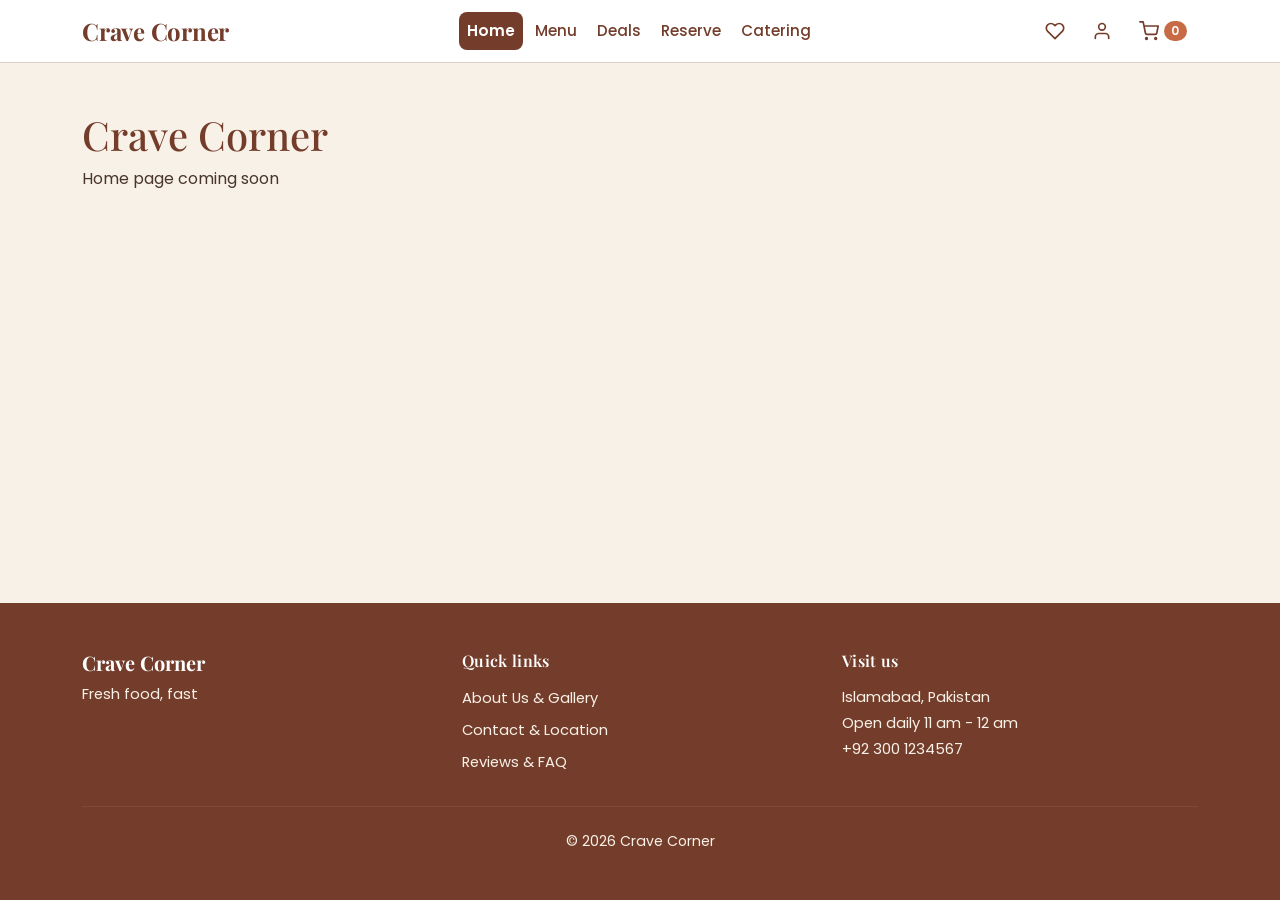
<file: index.html>
<!DOCTYPE html>
<html lang="en">
<head>
  <meta charset="UTF-8">
  <meta name="viewport" content="width=device-width, initial-scale=1.0">
  <title>Crave Corner | Fresh Food, Fast</title>

  <!-- Google Fonts: Playfair Display (Headings) & Poppins (Body/UI) -->
  <link rel="preconnect" href="https://fonts.googleapis.com">
  <link rel="preconnect" href="https://fonts.gstatic.com" crossorigin>
  <link href="https://fonts.googleapis.com/css2?family=Playfair+Display:wght@600;700&family=Poppins:wght@400;500;600&display=swap" rel="stylesheet">

  <!-- Bootstrap 5 CSS (Official CDN) -->
  <link href="https://cdn.jsdelivr.net/npm/bootstrap@5.3.3/dist/css/bootstrap.min.css" rel="stylesheet">

  <!-- Crave Corner Shared Styles -->
  <link rel="stylesheet" href="css/style.css">
</head>
<body>
  <!-- Shared Header (injected by js/layout.js) -->
  <header id="site-header"></header>

  <!-- Page Content -->
  <main class="container py-5">
    <h1>Crave Corner</h1>
    <p class="mb-0">Home page coming soon</p>
  </main>

  <!-- Shared Footer (injected by js/layout.js) -->
  <footer id="site-footer" class="cc-footer mt-auto"></footer>

  <!-- Bootstrap 5 JS Bundle (Official CDN, includes Popper for dropdowns and navbar collapse) -->
  <script src="https://cdn.jsdelivr.net/npm/bootstrap@5.3.3/dist/js/bootstrap.bundle.min.js"></script>

  <!-- Shared Header & Footer Script -->
  <script src="js/layout.js"></script>
</body>
</html>
</file>
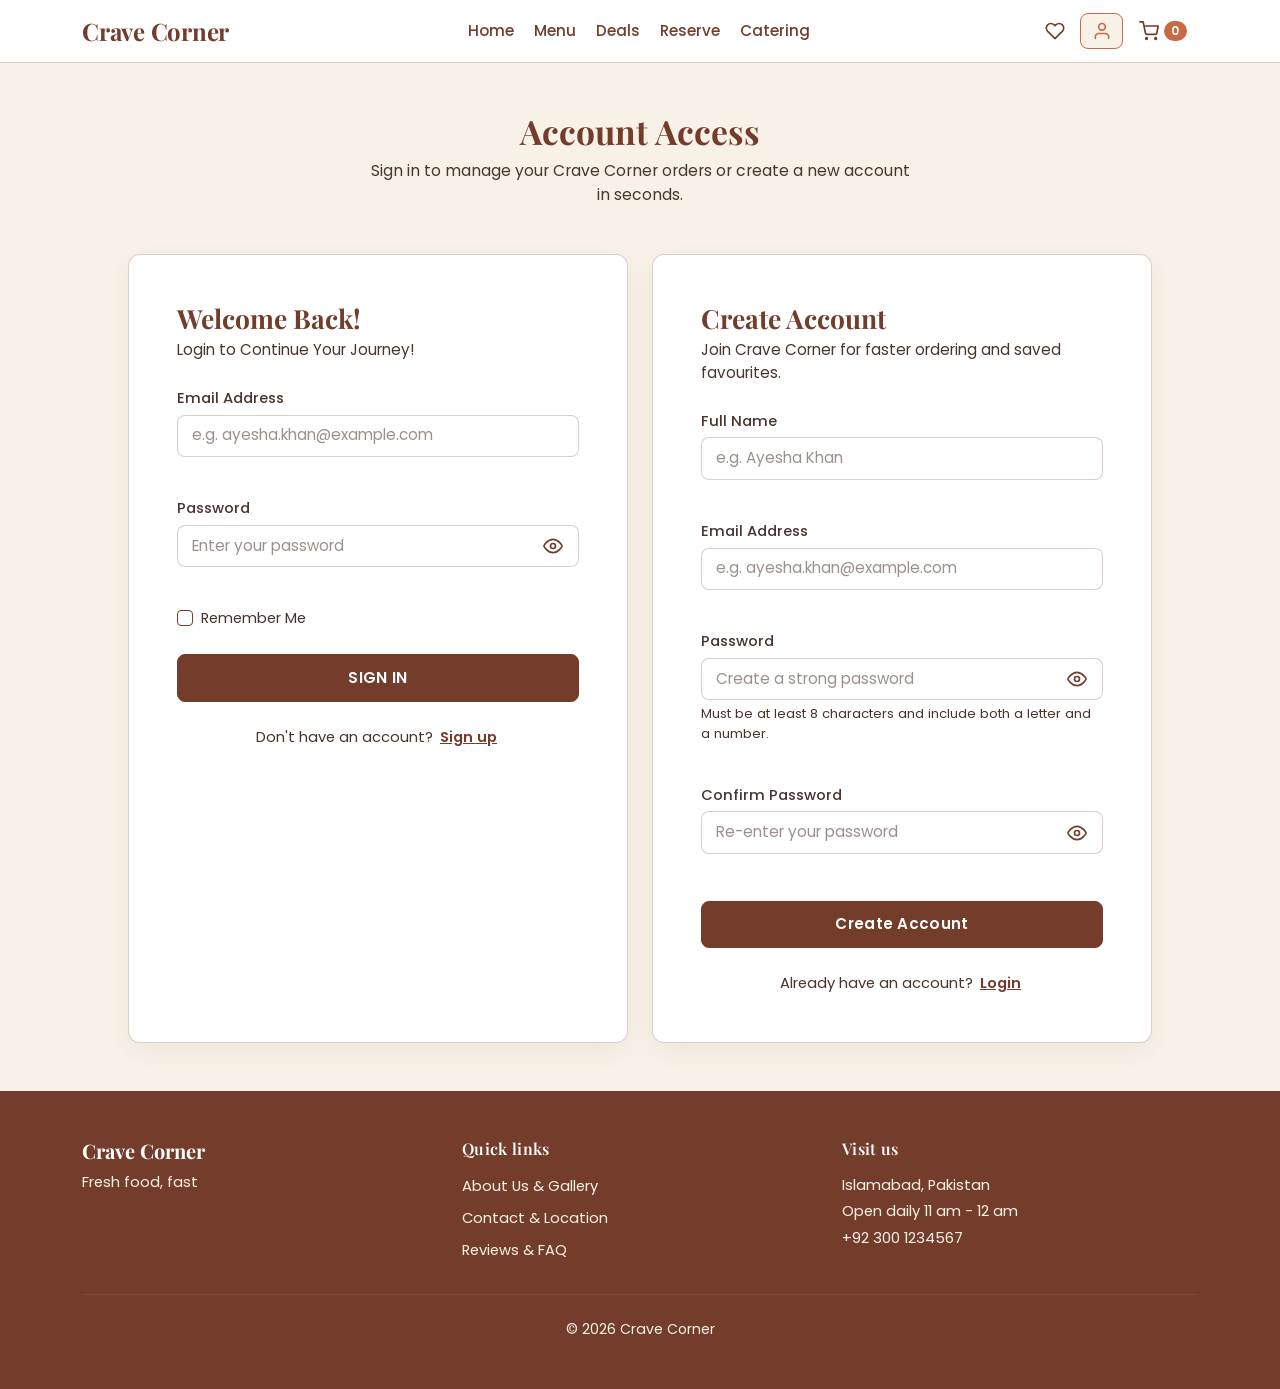
<file: pages/account.html>
<!--
  Author: M. Rehan Sadiq
  Roll Number: 26i-3122
  Section: Section C
  Crave Corner - My Account & Order History Page (pages/account.html)
-->
<!DOCTYPE html>
<html lang="en">
<head>
  <meta charset="UTF-8">
  <meta name="viewport" content="width=device-width, initial-scale=1.0">
  <title>My Account &amp; Order History | Crave Corner</title>

  <!-- Google Fonts: Playfair Display (Headings) & Poppins (Body/UI) -->
  <link rel="preconnect" href="https://fonts.googleapis.com">
  <link rel="preconnect" href="https://fonts.gstatic.com" crossorigin>
  <link href="https://fonts.googleapis.com/css2?family=Playfair+Display:wght@600;700&family=Poppins:wght@400;500;600&display=swap" rel="stylesheet">

  <!-- Bootstrap 5 CSS (Official CDN) -->
  <link href="https://cdn.jsdelivr.net/npm/bootstrap@5.3.3/dist/css/bootstrap.min.css" rel="stylesheet">

  <!-- Crave Corner Shared & Account Styles -->
  <link rel="stylesheet" href="../css/style.css">
  <link rel="stylesheet" href="../css/account.css">
</head>
<body>
  <!-- Shared Header (injected by js/layout.js) -->
  <header id="site-header"></header>

  <!-- Main Content -->
  <main class="container py-5">
    <section id="account-dashboard" class="cc-account-section d-none" aria-label="Account and Order History">
      <div class="row g-4 align-items-start">
        <!-- Left Column: Profile Card -->
        <div class="col-12 col-lg-4">
          <aside class="cc-card cc-profile-card p-4" aria-labelledby="profile-heading">
            <div class="text-center mb-4">
              <div class="cc-profile-avatar mb-3" aria-hidden="true">
                <svg xmlns="http://www.w3.org/2000/svg" width="34" height="34" viewBox="0 0 24 24" fill="none" stroke="currentColor" stroke-width="2" stroke-linecap="round" stroke-linejoin="round">
                  <path d="M20 21v-2a4 4 0 0 0-4-4H8a4 4 0 0 0-4 4v2"></path>
                  <circle cx="12" cy="7" r="4"></circle>
                </svg>
              </div>
              <h2 id="profile-heading" class="cc-profile-heading mb-1">My Profile</h2>
              <p id="account-welcome-text" class="cc-profile-welcome mb-0">Welcome!</p>
            </div>

            <nav class="cc-account-nav" aria-label="Account sections">
              <a
                href="#order-history-section"
                class="cc-account-nav-item active"
                aria-current="page"
              >
                My Orders
              </a>
              <a
                href="favorites.html"
                class="cc-account-nav-item"
              >
                My Favorites
              </a>
              <button
                type="button"
                id="account-logout-btn"
                class="cc-account-nav-item cc-account-logout-btn"
              >
                Logout
              </button>
            </nav>
          </aside>
        </div>

        <!-- Right Column: My Order History Panel -->
        <div class="col-12 col-lg-8">
          <section
            id="order-history-section"
            class="cc-card cc-orders-panel p-4 p-md-5"
            aria-labelledby="order-history-heading"
          >
            <h1 id="order-history-heading" class="cc-orders-heading mb-4">My Order History</h1>

            <!-- Order Rows Container (populated by js/account.js) -->
            <div id="orders-list" class="cc-orders-list" aria-live="polite"></div>

            <!-- Empty Orders State -->
            <div id="orders-empty-state" class="cc-orders-empty text-center p-4 d-none" aria-live="polite">
              <p class="cc-orders-empty-title mb-2">You haven't placed any orders yet.</p>
              <p class="cc-orders-empty-text mb-4">
                Explore our freshly prepared burgers, pizzas, and sides to start your first order.
              </p>
              <a href="menu.html" class="btn btn-cc-primary px-4">Browse Menu</a>
            </div>
          </section>
        </div>
      </div>
    </section>
  </main>

  <!-- Order Details Modal -->
  <div
    class="modal fade"
    id="orderDetailsModal"
    tabindex="-1"
    aria-labelledby="orderDetailsModalLabel"
    aria-hidden="true"
  >
    <div class="modal-dialog modal-dialog-centered">
      <div class="modal-content cc-modal-content">
        <div class="modal-header cc-modal-header">
          <div class="d-flex align-items-center flex-wrap gap-2">
            <h2 class="modal-title cc-modal-title" id="orderDetailsModalLabel">Order Details</h2>
            <span id="modal-order-status" class="cc-status-badge"></span>
          </div>
          <button
            type="button"
            class="btn-close cc-modal-close"
            data-bs-dismiss="modal"
            aria-label="Close order details"
          ></button>
        </div>

        <div class="modal-body cc-modal-body">
          <div class="table-responsive">
            <table class="table cc-order-items-table align-middle mb-3">
              <thead>
                <tr>
                  <th scope="col">Item</th>
                  <th scope="col" class="text-center">Qty</th>
                  <th scope="col" class="text-end">Unit Price</th>
                  <th scope="col" class="text-end">Line Total</th>
                </tr>
              </thead>
              <tbody id="modal-order-items-body"></tbody>
            </table>
          </div>

          <div class="cc-order-totals pt-3">
            <div class="cc-total-row">
              <span>Subtotal</span>
              <span id="modal-order-subtotal" class="fw-medium"></span>
            </div>
            <div id="modal-delivery-row" class="cc-total-row d-none">
              <span>Delivery</span>
              <span id="modal-order-delivery" class="fw-medium"></span>
            </div>
            <div class="cc-total-row cc-total-row-final pt-2 mt-2">
              <span>Total</span>
              <span id="modal-order-total" class="cc-price"></span>
            </div>
          </div>
        </div>

        <div class="modal-footer cc-modal-footer">
          <button type="button" class="btn btn-cc-secondary px-4" data-bs-dismiss="modal">
            Close
          </button>
        </div>
      </div>
    </div>
  </div>

  <!-- Shared Footer (injected by js/layout.js) -->
  <footer id="site-footer" class="cc-footer mt-auto"></footer>

  <!-- Bootstrap 5 JS Bundle (Official CDN, includes Popper for dropdowns, navbar, and modal) -->
  <script src="https://cdn.jsdelivr.net/npm/bootstrap@5.3.3/dist/js/bootstrap.bundle.min.js"></script>

  <!-- Shared Layout & Account Scripts -->
  <script src="../js/layout.js"></script>
  <script src="../js/account.js"></script>
</body>
</html>
</file>
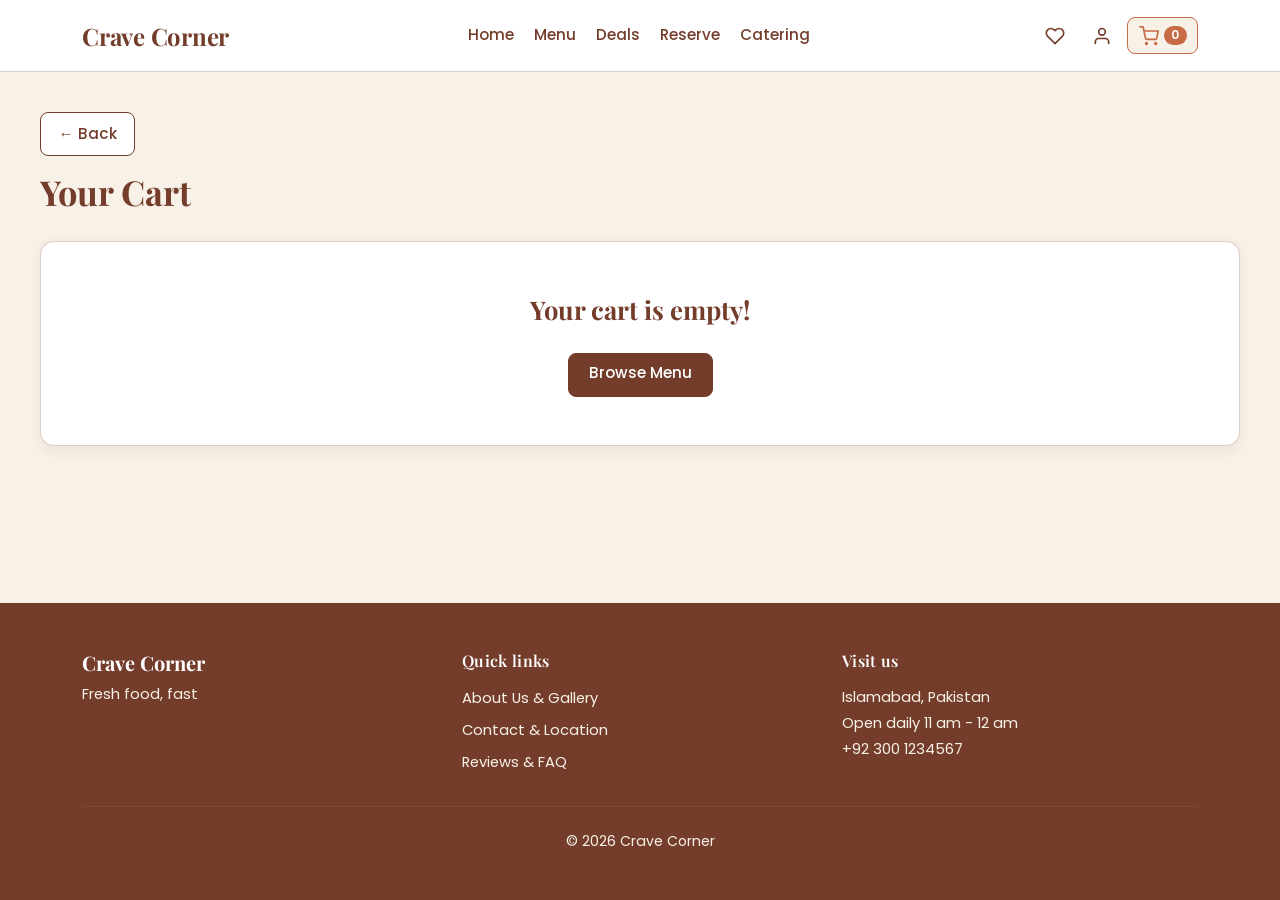
<file: pages/cart.html>
<!DOCTYPE html>
<html lang="en">
<head>
  <meta charset="UTF-8">
  <meta name="viewport" content="width=device-width, initial-scale=1.0">
  <title>Your Cart | Crave Corner</title>

  <!-- Google Fonts: Playfair Display (Headings) & Poppins (Body/UI) -->
  <link rel="preconnect" href="https://fonts.googleapis.com">
  <link rel="preconnect" href="https://fonts.gstatic.com" crossorigin>
  <link href="https://fonts.googleapis.com/css2?family=Playfair+Display:wght@600;700&family=Poppins:wght@400;500;600&display=swap" rel="stylesheet">

  <!-- Bootstrap 5 CSS (Official CDN, required by shared layout.js header/footer) -->
  <link href="https://cdn.jsdelivr.net/npm/bootstrap@5.3.3/dist/css/bootstrap.min.css" rel="stylesheet">

  <!-- Crave Corner Shared & Cart Stylesheets -->
  <link rel="stylesheet" href="../css/style.css">
  <link rel="stylesheet" href="../css/cart.css">
</head>
<body class="cart-page-body">
  <!-- Shared Header (injected by ../js/layout.js) -->
  <header id="site-header"></header>

  <!-- Main Cart Page Content -->
  <main class="cart-main">
    <div class="cart-container">
      <!-- Back Button to return to the previous page or Menu -->
      <button
        type="button"
        id="back-btn"
        class="btn btn-cc-secondary cart-btn-secondary back-btn"
        aria-label="Go back to the previous page"
      >
        &larr; Back
      </button>

      <h1 class="cart-title">Your Cart</h1>

      <!-- Empty Cart State (shown when localStorage cc_cart is empty) -->
      <section id="empty-cart-section" class="cc-card empty-cart-card d-none" aria-label="Empty cart">
        <p class="empty-cart-message">Your cart is empty!</p>
        <a href="menu.html" id="browse-menu-link" class="btn btn-cc-primary cart-btn-primary">Browse Menu</a>
      </section>

      <!-- Two-Column Cart Layout (Desktop: items + promo on left, summary on right) -->
      <div id="cart-layout" class="cart-layout d-none">
        <!-- Left Column: Product Cards + Promo Code Card -->
        <div class="cart-left-column">
          <!-- Cart Product Cards Section (filled by js/cart.js) -->
          <section id="cart-items-list" class="cart-items-list" aria-label="Cart items" aria-live="polite"></section>

          <!-- Promo Code Card -->
          <section class="cc-card promo-card" aria-label="Promo code">
            <label for="promo-input" class="promo-label">Promo Code</label>
            <div class="promo-input-row">
              <input
                type="text"
                id="promo-input"
                class="form-control cc-input promo-input"
                placeholder="Enter promo code (e.g. CRAVE10)"
                autocomplete="off"
              >
              <button type="button" id="apply-promo-btn" class="btn btn-cc-secondary cart-btn-secondary promo-apply-btn">
                Apply
              </button>
            </div>
            <p id="promo-message" class="promo-message" role="status" aria-live="polite"></p>
          </section>
        </div>

        <!-- Right Column: Order Summary Card -->
        <aside class="cart-right-column" aria-label="Order summary">
          <div class="cc-card summary-card">
            <h2 class="summary-heading">Order Summary</h2>

            <div class="summary-row">
              <span class="summary-label">Subtotal</span>
              <span id="summary-subtotal" class="summary-value">Rs. 0</span>
            </div>

            <div class="summary-row">
              <span class="summary-label">Delivery Fee</span>
              <span id="summary-delivery" class="summary-value">Rs. 0</span>
            </div>

            <div class="summary-row">
              <span class="summary-label">Tax (5%)</span>
              <span id="summary-tax" class="summary-value">Rs. 0</span>
            </div>

            <hr class="summary-divider">

            <div class="summary-row summary-total-row">
              <span class="summary-total-label">Total</span>
              <span id="summary-total" class="summary-total-value">Rs. 0</span>
            </div>

            <button type="button" id="checkout-btn" class="btn btn-cc-primary cart-btn-primary summary-checkout-btn">
              Proceed to Checkout
            </button>
          </div>
        </aside>
      </div>
    </div>
  </main>

  <!-- Sticky Mobile Bottom Summary Bar (visible on screens <= 960px when cart has items) -->
  <div id="mobile-summary-bar" class="mobile-summary-bar d-none" aria-label="Mobile order total">
    <div class="mobile-summary-info">
      <span class="mobile-summary-label">Total</span>
      <span id="mobile-summary-total" class="mobile-summary-value">Rs. 0</span>
    </div>
    <button type="button" id="mobile-checkout-btn" class="btn btn-cc-primary cart-btn-primary mobile-checkout-btn">
      Proceed to Checkout
    </button>
  </div>

  <!-- Shared Footer (injected by ../js/layout.js) -->
  <footer id="site-footer" class="cc-footer mt-auto"></footer>

  <!-- Bootstrap 5 JS Bundle (Official CDN, required by shared layout.js dropdowns and navbar collapse) -->
  <script src="https://cdn.jsdelivr.net/npm/bootstrap@5.3.3/dist/js/bootstrap.bundle.min.js"></script>

  <!-- Shared Header/Footer Script & Cart Script -->
  <script src="../js/layout.js"></script>
  <script src="../js/cart.js"></script>
</body>
</html>
</file>
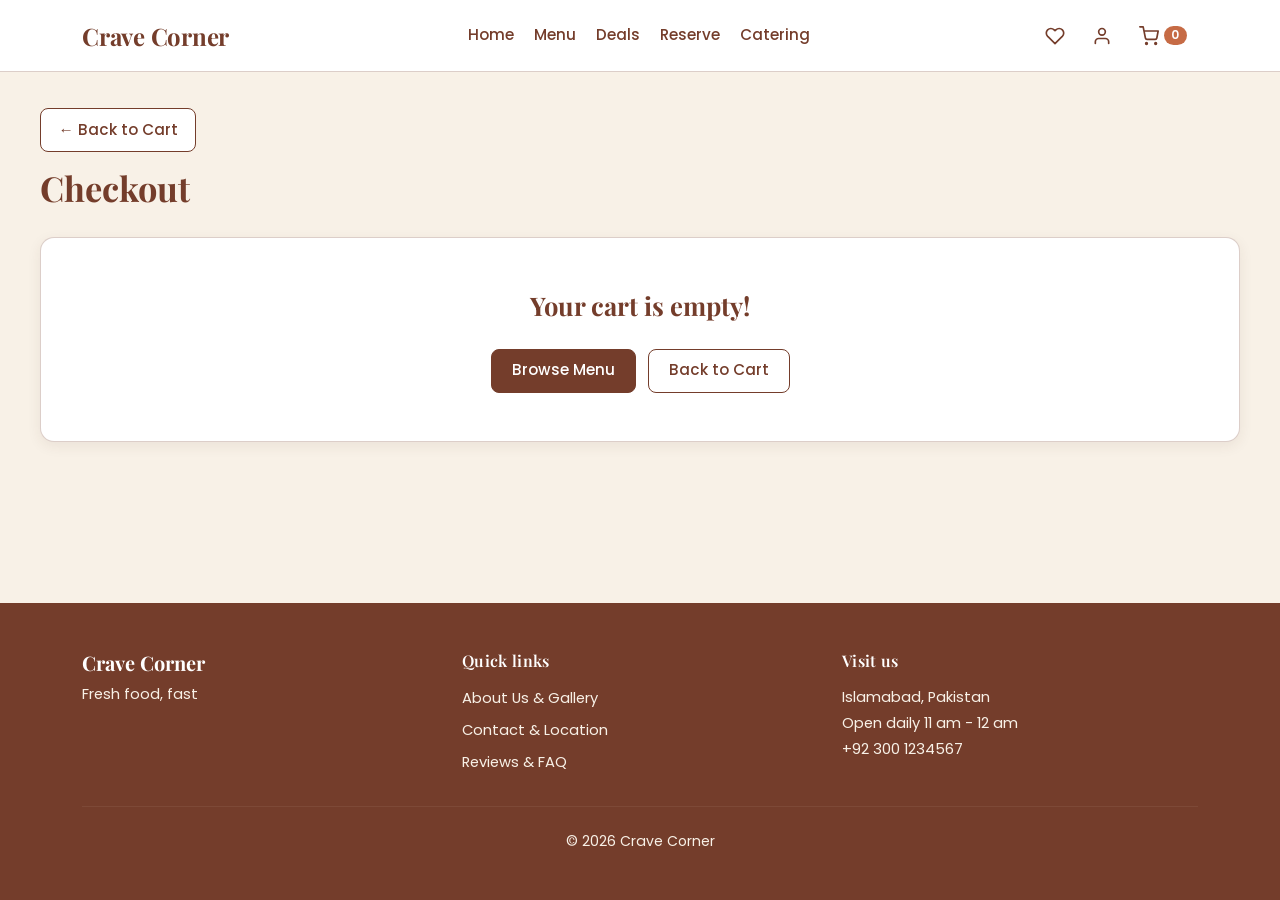
<file: pages/checkout.html>
<!DOCTYPE html>
<html lang="en">
<head>
  <meta charset="UTF-8">
  <meta name="viewport" content="width=device-width, initial-scale=1.0">
  <title>Checkout | Crave Corner</title>

  <!-- Google Fonts: Playfair Display (Headings) & Poppins (Body/UI) -->
  <link rel="preconnect" href="https://fonts.googleapis.com">
  <link rel="preconnect" href="https://fonts.gstatic.com" crossorigin>
  <link href="https://fonts.googleapis.com/css2?family=Playfair+Display:wght@600;700&family=Poppins:wght@400;500;600&display=swap" rel="stylesheet">

  <!-- Bootstrap 5 CSS (Official CDN, required by shared layout.js header/footer) -->
  <link href="https://cdn.jsdelivr.net/npm/bootstrap@5.3.3/dist/css/bootstrap.min.css" rel="stylesheet">

  <!-- Crave Corner Shared & Checkout Stylesheets -->
  <link rel="stylesheet" href="../css/style.css">
  <link rel="stylesheet" href="../css/checkout.css">
</head>
<body class="checkout-page-body">
  <!-- Shared Header (injected by ../js/layout.js) -->
  <header id="site-header"></header>

  <!-- Main Checkout Content -->
  <main class="checkout-main">
    <div class="checkout-container">
      <!-- Back to Cart Button -->
      <button
        type="button"
        id="back-to-cart-btn"
        class="btn btn-cc-secondary checkout-btn-secondary back-btn"
        aria-label="Go back to cart page"
      >
        &larr; Back to Cart
      </button>

      <h1 class="checkout-title">Checkout</h1>

      <!-- Empty Cart State (shown when localStorage cc_cart is empty or invalid) -->
      <section id="empty-checkout-section" class="cc-card empty-checkout-card d-none" aria-label="Empty cart">
        <p class="empty-checkout-message">Your cart is empty!</p>
        <div class="empty-checkout-actions">
          <a href="menu.html" id="empty-browse-menu-btn" class="btn btn-cc-primary checkout-btn-primary">
            Browse Menu
          </a>
          <a href="cart.html" id="empty-back-cart-btn" class="btn btn-cc-secondary checkout-btn-secondary">
            Back to Cart
          </a>
        </div>
      </section>

      <!-- Two-Column Checkout Layout (Desktop: form on left, summary on right) -->
      <div id="checkout-layout" class="checkout-layout d-none">
        <!-- Left Column: Delivery Information Form -->
        <section class="cc-card checkout-card" aria-label="Delivery information">
          <h2 class="section-heading">Delivery Information</h2>

          <form id="checkout-form" novalidate>
            <!-- Full Name -->
            <div class="form-group">
              <label for="customer-name" class="field-label">
                Full Name <span class="required-mark" aria-hidden="true">*</span>
              </label>
              <input
                type="text"
                id="customer-name"
                name="customerName"
                class="form-control cc-input checkout-input"
                placeholder="e.g. Ayesha Khan"
                autocomplete="name"
                required
              >
              <p id="name-error" class="error-text d-none" role="alert" aria-live="polite"></p>
              <p id="name-valid" class="valid-text d-none" aria-live="polite">&#10003; Looks good</p>
            </div>

            <!-- Email Address -->
            <div class="form-group">
              <label for="customer-email" class="field-label">
                Email Address <span class="required-mark" aria-hidden="true">*</span>
              </label>
              <input
                type="email"
                id="customer-email"
                name="customerEmail"
                class="form-control cc-input checkout-input"
                placeholder="e.g. ayesha@example.com"
                autocomplete="email"
                required
              >
              <p id="email-error" class="error-text d-none" role="alert" aria-live="polite"></p>
              <p id="email-valid" class="valid-text d-none" aria-live="polite">&#10003; Looks good</p>
            </div>

            <!-- Phone Number -->
            <div class="form-group">
              <label for="customer-phone" class="field-label">
                Phone Number <span class="required-mark" aria-hidden="true">*</span>
              </label>
              <input
                type="tel"
                id="customer-phone"
                name="customerPhone"
                class="form-control cc-input checkout-input"
                placeholder="03XX-XXXXXXX"
                autocomplete="tel"
                required
              >
              <p id="phone-error" class="error-text d-none" role="alert" aria-live="polite"></p>
              <p id="phone-valid" class="valid-text d-none" aria-live="polite">&#10003; Looks good</p>
            </div>

            <!-- Delivery Address (hidden when Pickup is selected) -->
            <div id="address-group" class="form-group">
              <label for="customer-address" class="field-label">
                Delivery Address <span class="required-mark" aria-hidden="true">*</span>
              </label>
              <textarea
                id="customer-address"
                name="customerAddress"
                class="form-control cc-input checkout-textarea"
                rows="3"
                placeholder="House no., street, sector/area, city"
                autocomplete="street-address"
                required
              ></textarea>
              <p id="address-error" class="error-text d-none" role="alert" aria-live="polite"></p>
              <p id="address-valid" class="valid-text d-none" aria-live="polite">&#10003; Looks good</p>
            </div>

            <!-- Payment Method Radio Group -->
            <fieldset class="form-group radio-fieldset">
              <legend class="field-label">
                Payment Method <span class="required-mark" aria-hidden="true">*</span>
              </legend>
              <div class="radio-group" id="payment-options">
                <label class="radio-option" for="pay-cod">
                  <input type="radio" id="pay-cod" name="paymentMethod" value="Cash on Delivery" class="radio-input">
                  <span>Cash on Delivery</span>
                </label>

                <label class="radio-option" for="pay-card">
                  <input type="radio" id="pay-card" name="paymentMethod" value="Credit/Debit Card" class="radio-input">
                  <span>Credit/Debit Card</span>
                </label>

                <label class="radio-option" for="pay-wallet">
                  <input type="radio" id="pay-wallet" name="paymentMethod" value="Digital Wallet" class="radio-input">
                  <span>Digital Wallet</span>
                </label>
              </div>
              <p id="payment-error" class="error-text d-none" role="alert" aria-live="polite"></p>
              <p id="payment-valid" class="valid-text d-none" aria-live="polite">&#10003; Payment method selected</p>
            </fieldset>

            <!-- Delivery or Pickup Radio Group -->
            <fieldset class="form-group radio-fieldset">
              <legend class="field-label">
                Delivery <span class="required-mark" aria-hidden="true">*</span>
              </legend>
              <div class="radio-group radio-group-row" id="delivery-options">
                <label class="radio-option" for="type-delivery">
                  <input type="radio" id="type-delivery" name="deliveryType" value="Delivery" class="radio-input" checked>
                  <span>Delivery</span>
                </label>

                <label class="radio-option" for="type-pickup">
                  <input type="radio" id="type-pickup" name="deliveryType" value="Pickup" class="radio-input">
                  <span>Pickup</span>
                </label>
              </div>
            </fieldset>
          </form>
        </section>

        <!-- Right Column: Order Summary Card -->
        <aside class="checkout-right-column" aria-label="Order summary">
          <div class="cc-card summary-card">
            <h2 class="section-heading">Order Summary</h2>

            <!-- Product Rows (rendered by js/checkout.js from cc_cart) -->
            <div id="checkout-items-list" class="summary-items-list" aria-live="polite"></div>

            <hr class="summary-divider">

            <div class="summary-row">
              <span class="summary-label">Subtotal</span>
              <span id="summary-subtotal" class="summary-value">Rs. 0</span>
            </div>

            <div class="summary-row">
              <span class="summary-label">Delivery Fee</span>
              <span id="summary-delivery" class="summary-value">Rs. 0</span>
            </div>

            <div class="summary-row">
              <span class="summary-label">Tax (5%)</span>
              <span id="summary-tax" class="summary-value">Rs. 0</span>
            </div>

            <!-- Discount Row (shown only when a valid promo code is active) -->
            <div id="summary-discount-row" class="summary-row summary-discount-row d-none">
              <span class="summary-label">Discount (CRAVE10)</span>
              <span id="summary-discount" class="summary-discount-value">- Rs. 0</span>
            </div>

            <hr class="summary-divider">

            <div class="summary-row summary-total-row">
              <span class="summary-total-label">Total</span>
              <span id="summary-total" class="summary-total-value">Rs. 0</span>
            </div>

            <button
              type="submit"
              form="checkout-form"
              id="place-order-btn"
              class="btn btn-cc-primary checkout-btn-primary summary-place-btn"
            >
              Place Order
            </button>
          </div>
        </aside>
      </div>
    </div>
  </main>

  <!-- Sticky Mobile Bottom Bar (visible on screens <= 960px when cart has items) -->
  <div id="mobile-summary-bar" class="mobile-summary-bar d-none" aria-label="Mobile order total">
    <div class="mobile-summary-info">
      <span class="mobile-summary-label">Total</span>
      <span id="mobile-summary-total" class="mobile-summary-value">Rs. 0</span>
    </div>
    <button type="button" id="mobile-place-order-btn" class="btn btn-cc-primary checkout-btn-primary mobile-place-btn">
      Place Order
    </button>
  </div>

  <!-- Shared Footer (injected by ../js/layout.js) -->
  <footer id="site-footer" class="cc-footer mt-auto"></footer>

  <!-- Bootstrap 5 JS Bundle (Official CDN, required by shared layout.js dropdowns and navbar collapse) -->
  <script src="https://cdn.jsdelivr.net/npm/bootstrap@5.3.3/dist/js/bootstrap.bundle.min.js"></script>

  <!-- Shared Header/Footer Script & Checkout Script -->
  <script src="../js/layout.js"></script>
  <script src="../js/checkout.js"></script>
</body>
</html>
</file>
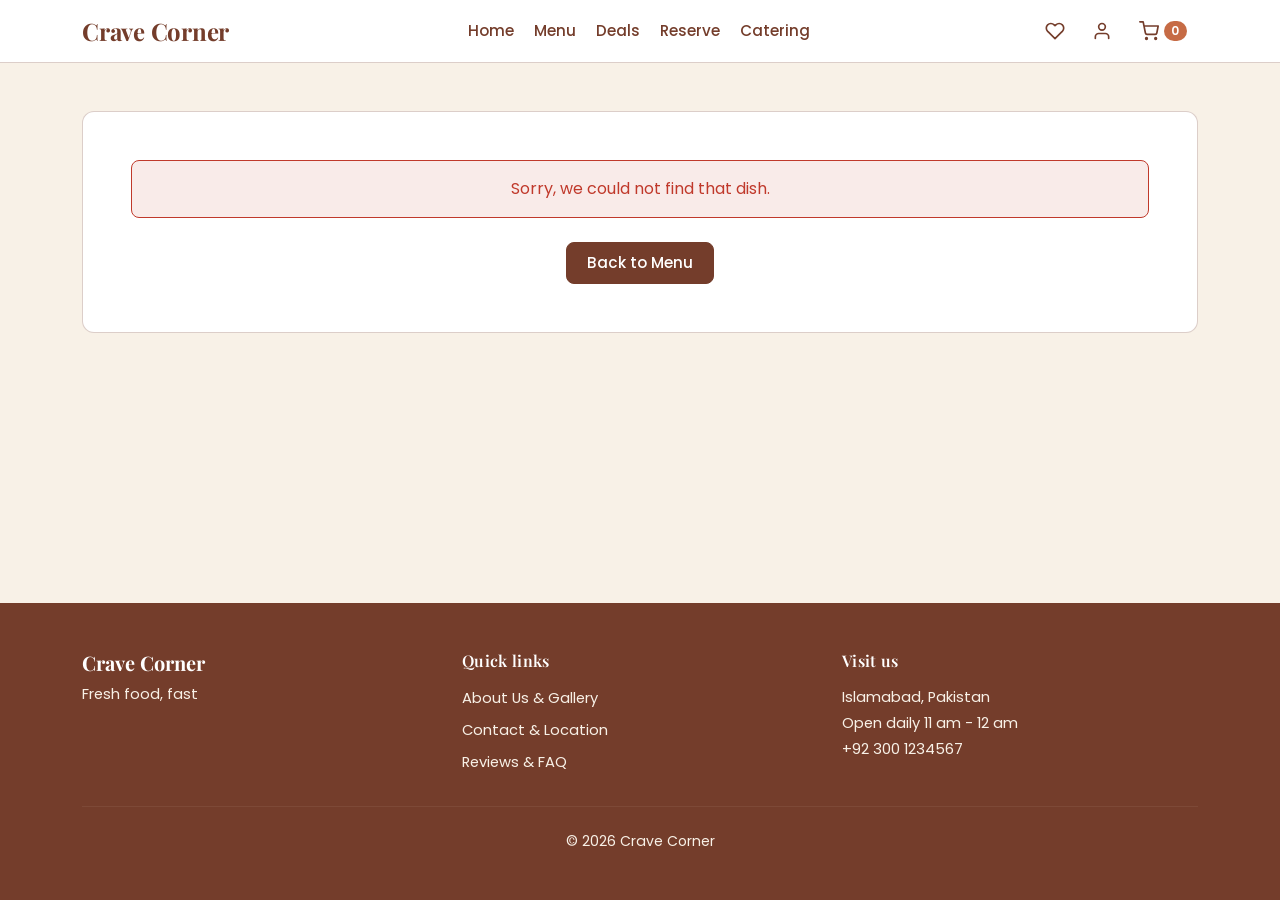
<file: pages/dish-details.html>
<!DOCTYPE html>
<html lang="en">
<head>
  <meta charset="UTF-8">
  <meta name="viewport" content="width=device-width, initial-scale=1.0">
  <title>Dish Details | Crave Corner</title>

  <!-- Google Fonts: Playfair Display (Headings) & Poppins (Body/UI) -->
  <link rel="preconnect" href="https://fonts.googleapis.com">
  <link rel="preconnect" href="https://fonts.gstatic.com" crossorigin>
  <link href="https://fonts.googleapis.com/css2?family=Playfair+Display:wght@600;700&family=Poppins:wght@400;500;600&display=swap" rel="stylesheet">

  <!-- Bootstrap 5 CSS (Official CDN) -->
  <link href="https://cdn.jsdelivr.net/npm/bootstrap@5.3.3/dist/css/bootstrap.min.css" rel="stylesheet">

  <!-- Crave Corner Shared & Dish Details Styles -->
  <link rel="stylesheet" href="../css/style.css">
  <link rel="stylesheet" href="../css/dish-details.css">
</head>
<body>
  <!-- Shared Header (injected by js/layout.js) -->
  <header id="site-header"></header>

  <!-- Page Content (empty containers filled by js/dish-details.js) -->
  <main class="container py-5">
    <div id="dish-error-state"></div>
    <section id="dish-detail-section"></section>
    <section id="recently-viewed-section" class="mt-5"></section>
    <section id="related-dishes-section" class="mt-5"></section>
  </main>

  <!-- Shared Footer (injected by js/layout.js) -->
  <footer id="site-footer" class="cc-footer mt-auto"></footer>

  <!-- Bootstrap 5 JS Bundle (Official CDN) -->
  <script src="https://cdn.jsdelivr.net/npm/bootstrap@5.3.3/dist/js/bootstrap.bundle.min.js"></script>

  <!-- Shared Layout, Menu Data & Dish Details Scripts -->
  <script src="../js/layout.js"></script>
  <script src="../js/menu-data.js"></script>
  <script src="../js/dish-details.js"></script>
</body>
</html>
</file>
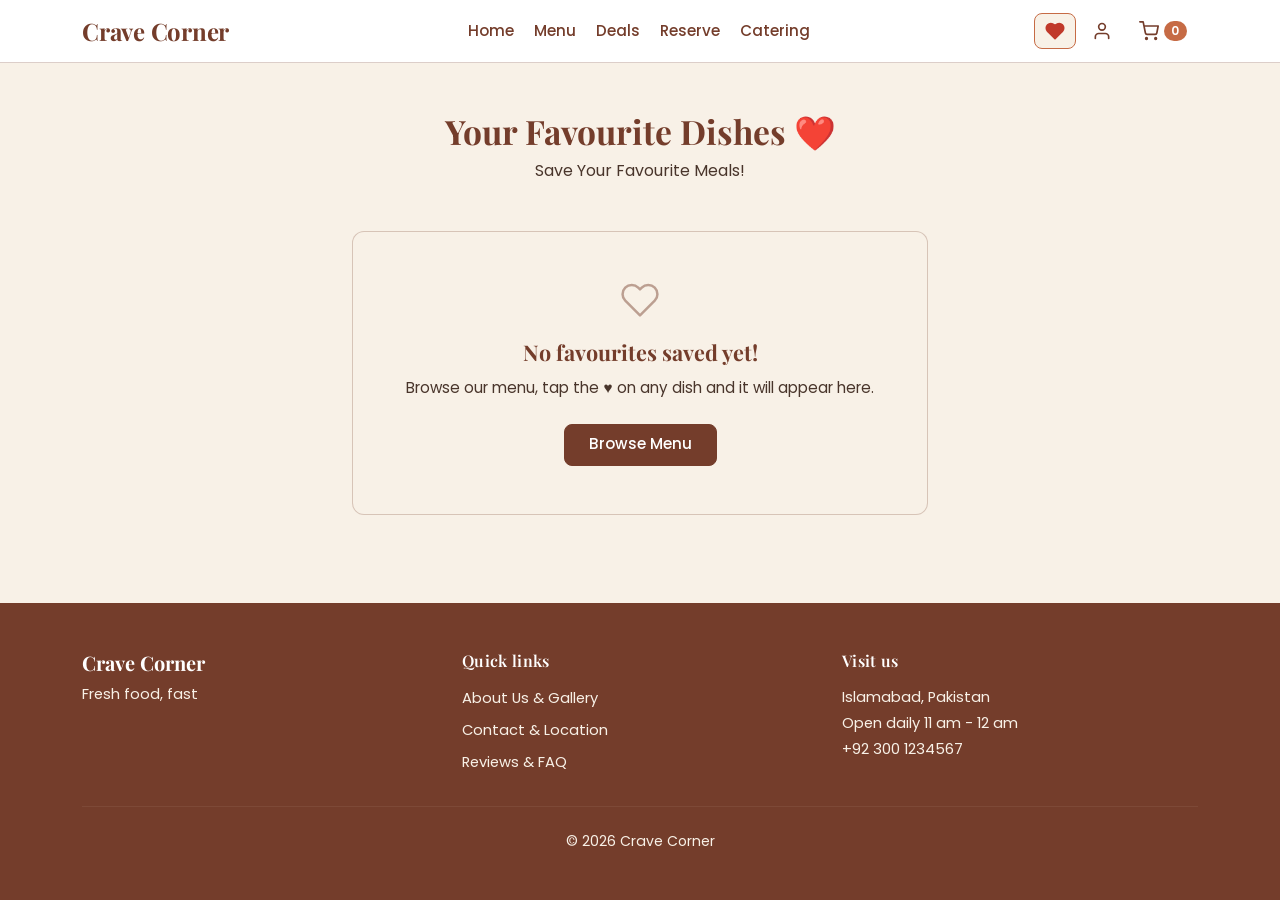
<file: pages/favorites.html>
<!--
  Author: M. Rehan Sadiq
  Roll Number: 26i-3122
  Section: Section C
  Crave Corner - Your Favourite Dishes Page (pages/favorites.html)
-->
<!DOCTYPE html>
<html lang="en">
<head>
  <meta charset="UTF-8">
  <meta name="viewport" content="width=device-width, initial-scale=1.0">
  <title>Your Favourite Dishes | Crave Corner</title>

  <!-- Google Fonts: Playfair Display (Headings) & Poppins (Body/UI) -->
  <link rel="preconnect" href="https://fonts.googleapis.com">
  <link rel="preconnect" href="https://fonts.gstatic.com" crossorigin>
  <link href="https://fonts.googleapis.com/css2?family=Playfair+Display:wght@600;700&family=Poppins:wght@400;500;600&display=swap" rel="stylesheet">

  <!-- Bootstrap 5 CSS (Official CDN) -->
  <link href="https://cdn.jsdelivr.net/npm/bootstrap@5.3.3/dist/css/bootstrap.min.css" rel="stylesheet">

  <!-- Crave Corner Shared & Favourites Styles -->
  <link rel="stylesheet" href="../css/style.css">
  <link rel="stylesheet" href="../css/favorites.css">
</head>
<body>
  <!-- Shared Header (injected by js/layout.js) -->
  <header id="site-header"></header>

  <!-- Main Page Content -->
  <main class="container py-5">

    <!-- Page Heading -->
    <div class="text-center mb-5">
      <h1 class="cc-fav-page-title mb-2">
        Your Favourite Dishes
        <span aria-hidden="true">&#10084;&#65039;</span>
      </h1>
      <p class="cc-fav-page-subtitle mb-0">Save Your Favourite Meals!</p>
    </div>

    <!-- Aria-live region: short status messages for cart and remove actions -->
    <div
      id="fav-status-msg"
      class="cc-fav-status visually-hidden"
      role="status"
      aria-live="polite"
      aria-atomic="true"
    ></div>

    <!-- Favourites Grid (populated by js/favorites.js) -->
    <div
      id="fav-grid"
      class="row g-4"
      aria-label="Favourite dishes"
    ></div>

    <!-- Empty State (shown when no favourites are saved) -->
    <div id="fav-empty-state" class="cc-fav-empty text-center p-5 d-none">
      <div class="cc-fav-empty-icon mb-3" aria-hidden="true">
        <svg xmlns="http://www.w3.org/2000/svg" width="40" height="40" viewBox="0 0 24 24" fill="none" stroke="currentColor" stroke-width="1.5" stroke-linecap="round" stroke-linejoin="round">
          <path d="M20.84 4.61a5.5 5.5 0 0 0-7.78 0L12 5.67l-1.06-1.06a5.5 5.5 0 0 0-7.78 7.78l1.06 1.06L12 21.23l7.78-7.78 1.06-1.06a5.5 5.5 0 0 0 0-7.78z"></path>
        </svg>
      </div>
      <p class="cc-fav-empty-title mb-2">No favourites saved yet!</p>
      <p class="cc-fav-empty-text mb-4">
        Browse our menu, tap the ♥ on any dish and it will appear here.
      </p>
      <a href="menu.html" class="btn btn-cc-primary px-4">Browse Menu</a>
    </div>

  </main>

  <!-- Shared Footer (injected by js/layout.js) -->
  <footer id="site-footer" class="cc-footer mt-auto"></footer>

  <!-- Bootstrap 5 JS Bundle (Official CDN) -->
  <script src="https://cdn.jsdelivr.net/npm/bootstrap@5.3.3/dist/js/bootstrap.bundle.min.js"></script>

  <!-- Menu data (global MENU_ITEMS array) — must come before favorites.js -->
  <script src="../js/menu-data.js"></script>

  <!-- Shared Layout & Favourites Scripts -->
  <script src="../js/layout.js"></script>
  <script src="../js/favorites.js"></script>
</body>
</html>
</file>
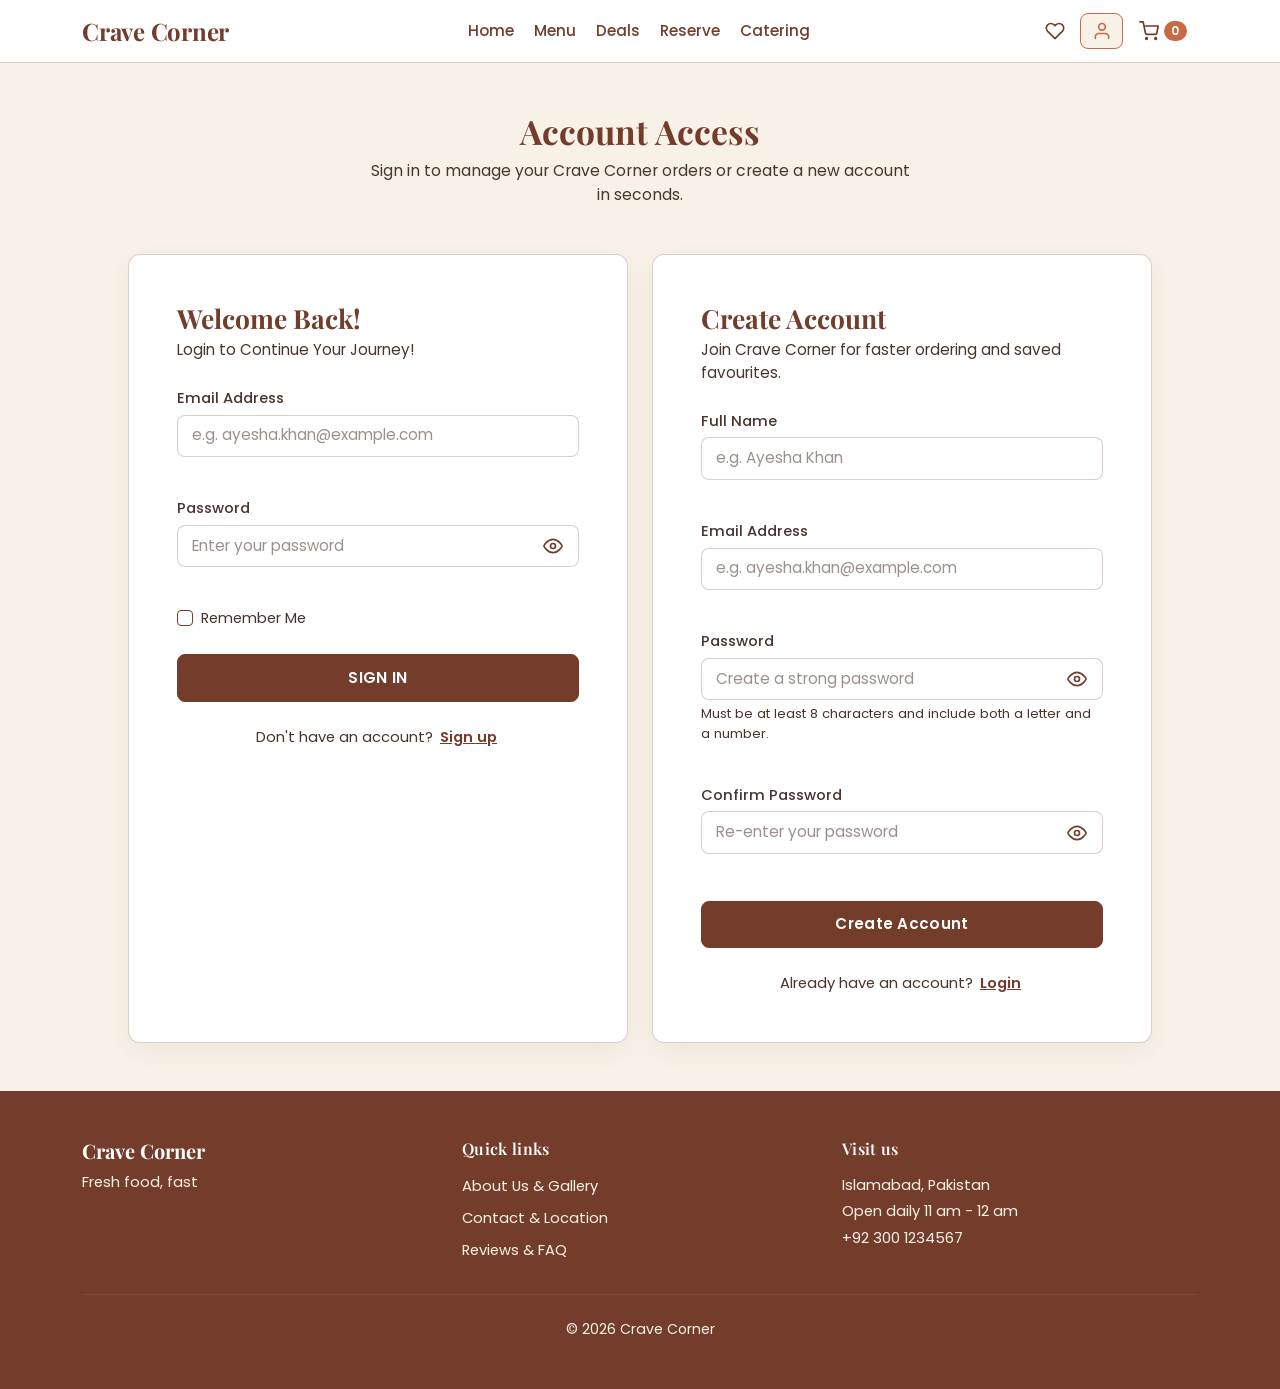
<file: pages/login.html>
<!--
  Author: M. Rehan Sadiq
  Roll Number: 26i-3122
  Section: Section C
  Crave Corner - Login & Sign Up Page (pages/login.html)
-->
<!DOCTYPE html>
<html lang="en">
<head>
  <meta charset="UTF-8">
  <meta name="viewport" content="width=device-width, initial-scale=1.0">
  <title>Login &amp; Sign Up | Crave Corner</title>

  <!-- Google Fonts: Playfair Display (Headings) & Poppins (Body/UI) -->
  <link rel="preconnect" href="https://fonts.googleapis.com">
  <link rel="preconnect" href="https://fonts.gstatic.com" crossorigin>
  <link href="https://fonts.googleapis.com/css2?family=Playfair+Display:wght@600;700&family=Poppins:wght@400;500;600&display=swap" rel="stylesheet">

  <!-- Bootstrap 5 CSS (Official CDN) -->
  <link href="https://cdn.jsdelivr.net/npm/bootstrap@5.3.3/dist/css/bootstrap.min.css" rel="stylesheet">

  <!-- Crave Corner Shared & Auth Styles -->
  <link rel="stylesheet" href="../css/style.css">
  <link rel="stylesheet" href="../css/auth.css">
</head>
<body>
  <!-- Shared Header (injected by js/layout.js) -->
  <header id="site-header"></header>

  <!-- Main Content -->
  <main class="container py-5">
    <section class="cc-auth-section" aria-labelledby="auth-page-title">
      <div class="text-center mb-4 mb-lg-5">
        <h1 id="auth-page-title" class="cc-auth-page-title mb-2">Account Access</h1>
        <p class="cc-auth-page-subtitle mb-0">
          Sign in to manage your Crave Corner orders or create a new account in seconds.
        </p>
      </div>

      <!-- State 1 & State 2: Logged-Out Auth Forms (Desktop 2-Column / Mobile Single-Column Switchable) -->
      <div id="auth-forms-view">
        <!-- Mobile-only tab switcher -->
        <div class="cc-mobile-tabs d-lg-none mb-4" role="tablist" aria-label="Choose authentication form">
          <button
            type="button"
            id="tab-btn-login"
            class="cc-mobile-tab active"
            role="tab"
            aria-selected="true"
            aria-controls="login-card-panel"
            data-auth-tab="login"
          >
            Login
          </button>
          <button
            type="button"
            id="tab-btn-signup"
            class="cc-mobile-tab"
            role="tab"
            aria-selected="false"
            aria-controls="signup-card-panel"
            data-auth-tab="signup"
          >
            Create Account
          </button>
        </div>

        <div class="row g-4 align-items-stretch">
          <!-- Left Column: Login Card -->
          <div id="login-card-panel" class="col-12 col-lg-6 cc-auth-col is-mobile-active">
            <section class="cc-card cc-auth-card h-100 p-4 p-md-5" aria-labelledby="login-heading">
              <div class="cc-auth-card-header mb-4">
                <h2 id="login-heading" class="cc-auth-card-title mb-1">Welcome Back!</h2>
                <p class="cc-auth-card-tagline mb-0">Login to Continue Your Journey!</p>
              </div>

              <!-- State 1: Login Form -->
              <form id="login-form" novalidate>
                <div class="mb-3">
                  <label for="login-email" class="form-label cc-form-label">Email Address</label>
                  <input
                    type="email"
                    id="login-email"
                    name="loginEmail"
                    class="form-control cc-input"
                    placeholder="e.g. ayesha.khan@example.com"
                    autocomplete="email"
                    aria-describedby="login-email-error"
                    required
                  >
                  <div id="login-email-error" class="cc-field-error mt-1" aria-live="polite"></div>
                </div>

                <div class="mb-3">
                  <label for="login-password" class="form-label cc-form-label">Password</label>
                  <div class="cc-password-wrap">
                    <input
                      type="password"
                      id="login-password"
                      name="loginPassword"
                      class="form-control cc-input cc-password-input"
                      placeholder="Enter your password"
                      autocomplete="current-password"
                      aria-describedby="login-password-error"
                      required
                    >
                    <button
                      type="button"
                      class="cc-password-toggle"
                      data-toggle-password="login-password"
                      aria-label="Show password"
                      aria-pressed="false"
                      title="Show password"
                    >
                      <svg class="cc-eye-open" xmlns="http://www.w3.org/2000/svg" width="20" height="20" viewBox="0 0 24 24" fill="none" stroke="currentColor" stroke-width="2" stroke-linecap="round" stroke-linejoin="round" aria-hidden="true">
                        <path d="M1 12s4-8 11-8 11 8 11 8-4 8-11 8-11-8-11-8z"></path>
                        <circle cx="12" cy="12" r="3"></circle>
                      </svg>
                      <svg class="cc-eye-closed d-none" xmlns="http://www.w3.org/2000/svg" width="20" height="20" viewBox="0 0 24 24" fill="none" stroke="currentColor" stroke-width="2" stroke-linecap="round" stroke-linejoin="round" aria-hidden="true">
                        <path d="M17.94 17.94A10.07 10.07 0 0 1 12 20c-7 0-11-8-11-8a18.45 18.45 0 0 1 5.06-5.94M9.9 4.24A9.12 9.12 0 0 1 12 4c7 0 11 8 11 8a18.5 18.5 0 0 1-2.16 3.19m-6.72-1.07a3 3 0 1 1-4.24-4.24"></path>
                        <line x1="1" y1="1" x2="23" y2="23"></line>
                      </svg>
                    </button>
                  </div>
                  <div id="login-password-error" class="cc-field-error mt-1" aria-live="polite"></div>
                </div>

                <div class="form-check mb-4">
                  <input
                    type="checkbox"
                    id="login-remember"
                    name="loginRemember"
                    class="form-check-input cc-checkbox"
                  >
                  <label for="login-remember" class="form-check-label cc-remember-label">
                    Remember Me
                  </label>
                </div>

                <button type="submit" class="btn btn-cc-primary w-100 cc-submit-btn">
                  SIGN IN
                </button>

                <p class="cc-switch-prompt text-center mt-4 mb-0">
                  Don't have an account?
                  <button type="button" id="switch-to-signup" class="cc-switch-link">
                    Sign up
                  </button>
                </p>
              </form>

              <!-- State 2: Incorrect Email or Password Error Panel -->
              <div
                id="login-error-panel"
                class="cc-login-error-panel d-none"
                role="alert"
                aria-live="assertive"
                tabindex="-1"
              >
                <div class="cc-status-icon cc-status-icon-error mb-3" aria-hidden="true">
                  <svg xmlns="http://www.w3.org/2000/svg" width="32" height="32" viewBox="0 0 24 24" fill="none" stroke="currentColor" stroke-width="2" stroke-linecap="round" stroke-linejoin="round">
                    <circle cx="12" cy="12" r="10"></circle>
                    <line x1="15" y1="9" x2="9" y2="15"></line>
                    <line x1="9" y1="9" x2="15" y2="15"></line>
                  </svg>
                </div>
                <h3 class="cc-error-panel-title mb-2">Incorrect Email or Password</h3>
                <p class="cc-error-panel-text mb-4">
                  We could not match that email and password to an existing Crave Corner account.
                </p>
                <button type="button" id="login-try-again-btn" class="btn btn-cc-primary px-4">
                  Try Again
                </button>
              </div>
            </section>
          </div>

          <!-- Right Column: Create Account Card -->
          <div id="signup-card-panel" class="col-12 col-lg-6 cc-auth-col">
            <section class="cc-card cc-auth-card h-100 p-4 p-md-5" aria-labelledby="signup-heading">
              <div class="cc-auth-card-header mb-4">
                <h2 id="signup-heading" class="cc-auth-card-title mb-1">Create Account</h2>
                <p class="cc-auth-card-tagline mb-0">Join Crave Corner for faster ordering and saved favourites.</p>
              </div>

              <form id="signup-form" novalidate>
                <div class="mb-3">
                  <label for="signup-name" class="form-label cc-form-label">Full Name</label>
                  <input
                    type="text"
                    id="signup-name"
                    name="signupName"
                    class="form-control cc-input"
                    placeholder="e.g. Ayesha Khan"
                    autocomplete="name"
                    aria-describedby="signup-name-error"
                    required
                  >
                  <div id="signup-name-error" class="cc-field-error mt-1" aria-live="polite"></div>
                </div>

                <div class="mb-3">
                  <label for="signup-email" class="form-label cc-form-label">Email Address</label>
                  <input
                    type="email"
                    id="signup-email"
                    name="signupEmail"
                    class="form-control cc-input"
                    placeholder="e.g. ayesha.khan@example.com"
                    autocomplete="email"
                    aria-describedby="signup-email-error"
                    required
                  >
                  <div id="signup-email-error" class="cc-field-error mt-1" aria-live="polite"></div>
                </div>

                <div class="mb-3">
                  <label for="signup-password" class="form-label cc-form-label">Password</label>
                  <div class="cc-password-wrap">
                    <input
                      type="password"
                      id="signup-password"
                      name="signupPassword"
                      class="form-control cc-input cc-password-input"
                      placeholder="Create a strong password"
                      autocomplete="new-password"
                      aria-describedby="signup-password-hint signup-password-error"
                      required
                    >
                    <button
                      type="button"
                      class="cc-password-toggle"
                      data-toggle-password="signup-password"
                      aria-label="Show password"
                      aria-pressed="false"
                      title="Show password"
                    >
                      <svg class="cc-eye-open" xmlns="http://www.w3.org/2000/svg" width="20" height="20" viewBox="0 0 24 24" fill="none" stroke="currentColor" stroke-width="2" stroke-linecap="round" stroke-linejoin="round" aria-hidden="true">
                        <path d="M1 12s4-8 11-8 11 8 11 8-4 8-11 8-11-8-11-8z"></path>
                        <circle cx="12" cy="12" r="3"></circle>
                      </svg>
                      <svg class="cc-eye-closed d-none" xmlns="http://www.w3.org/2000/svg" width="20" height="20" viewBox="0 0 24 24" fill="none" stroke="currentColor" stroke-width="2" stroke-linecap="round" stroke-linejoin="round" aria-hidden="true">
                        <path d="M17.94 17.94A10.07 10.07 0 0 1 12 20c-7 0-11-8-11-8a18.45 18.45 0 0 1 5.06-5.94M9.9 4.24A9.12 9.12 0 0 1 12 4c7 0 11 8 11 8a18.5 18.5 0 0 1-2.16 3.19m-6.72-1.07a3 3 0 1 1-4.24-4.24"></path>
                        <line x1="1" y1="1" x2="23" y2="23"></line>
                      </svg>
                    </button>
                  </div>
                  <p id="signup-password-hint" class="cc-field-hint mt-1 mb-0">
                    Must be at least 8 characters and include both a letter and a number.
                  </p>
                  <div id="signup-password-error" class="cc-field-error mt-1" aria-live="polite"></div>
                </div>

                <div class="mb-4">
                  <label for="signup-confirm-password" class="form-label cc-form-label">Confirm Password</label>
                  <div class="cc-password-wrap">
                    <input
                      type="password"
                      id="signup-confirm-password"
                      name="signupConfirmPassword"
                      class="form-control cc-input cc-password-input"
                      placeholder="Re-enter your password"
                      autocomplete="new-password"
                      aria-describedby="signup-confirm-error"
                      required
                    >
                    <button
                      type="button"
                      class="cc-password-toggle"
                      data-toggle-password="signup-confirm-password"
                      aria-label="Show password"
                      aria-pressed="false"
                      title="Show password"
                    >
                      <svg class="cc-eye-open" xmlns="http://www.w3.org/2000/svg" width="20" height="20" viewBox="0 0 24 24" fill="none" stroke="currentColor" stroke-width="2" stroke-linecap="round" stroke-linejoin="round" aria-hidden="true">
                        <path d="M1 12s4-8 11-8 11 8 11 8-4 8-11 8-11-8-11-8z"></path>
                        <circle cx="12" cy="12" r="3"></circle>
                      </svg>
                      <svg class="cc-eye-closed d-none" xmlns="http://www.w3.org/2000/svg" width="20" height="20" viewBox="0 0 24 24" fill="none" stroke="currentColor" stroke-width="2" stroke-linecap="round" stroke-linejoin="round" aria-hidden="true">
                        <path d="M17.94 17.94A10.07 10.07 0 0 1 12 20c-7 0-11-8-11-8a18.45 18.45 0 0 1 5.06-5.94M9.9 4.24A9.12 9.12 0 0 1 12 4c7 0 11 8 11 8a18.5 18.5 0 0 1-2.16 3.19m-6.72-1.07a3 3 0 1 1-4.24-4.24"></path>
                        <line x1="1" y1="1" x2="23" y2="23"></line>
                      </svg>
                    </button>
                  </div>
                  <div id="signup-confirm-error" class="cc-field-error mt-1" aria-live="polite"></div>
                </div>

                <button type="submit" class="btn btn-cc-primary w-100 cc-submit-btn">
                  Create Account
                </button>

                <p class="cc-switch-prompt text-center mt-4 mb-0">
                  Already have an account?
                  <button type="button" id="switch-to-login" class="cc-switch-link">
                    Login
                  </button>
                </p>
              </form>
            </section>
          </div>
        </div>
      </div>

      <!-- State 3: Login / Sign Up Success Screen -->
      <div
        id="auth-success-view"
        class="cc-status-wrap d-none"
        role="status"
        aria-live="polite"
        tabindex="-1"
      >
        <div class="cc-card cc-status-card text-center p-4 p-md-5">
          <div class="cc-status-icon cc-status-icon-success mb-3" aria-hidden="true">
            <svg xmlns="http://www.w3.org/2000/svg" width="34" height="34" viewBox="0 0 24 24" fill="none" stroke="currentColor" stroke-width="2.2" stroke-linecap="round" stroke-linejoin="round">
              <polyline points="20 6 9 17 4 12"></polyline>
            </svg>
          </div>
          <h2 id="auth-success-title" class="cc-status-title mb-4">
            Login Successful! Welcome Back!
          </h2>
          <div class="d-flex flex-column flex-sm-row justify-content-center gap-3">
            <a href="account.html" class="btn btn-cc-primary px-4">Go to My Account</a>
            <a href="menu.html" class="btn btn-cc-secondary px-4">Browse Menu</a>
          </div>
        </div>
      </div>

      <!-- State 4: Already Logged-In View -->
      <div
        id="auth-loggedin-view"
        class="cc-status-wrap d-none"
        aria-live="polite"
        tabindex="-1"
      >
        <div class="cc-card cc-status-card text-center p-4 p-md-5">
          <div class="cc-status-icon cc-status-icon-account mb-3" aria-hidden="true">
            <svg xmlns="http://www.w3.org/2000/svg" width="32" height="32" viewBox="0 0 24 24" fill="none" stroke="currentColor" stroke-width="2" stroke-linecap="round" stroke-linejoin="round">
              <path d="M20 21v-2a4 4 0 0 0-4-4H8a4 4 0 0 0-4 4v2"></path>
              <circle cx="12" cy="7" r="4"></circle>
            </svg>
          </div>
          <h2 id="loggedin-title" class="cc-status-title mb-2">Hello!</h2>
          <p class="cc-status-text mb-4">Your account is ready!</p>
          <div class="d-flex flex-column flex-sm-row justify-content-center gap-3">
            <a href="account.html" class="btn btn-cc-primary px-4">Go to My Account</a>
            <button type="button" id="page-logout-btn" class="btn btn-cc-secondary px-4">
              Logout
            </button>
          </div>
        </div>
      </div>
    </section>
  </main>

  <!-- Shared Footer (injected by js/layout.js) -->
  <footer id="site-footer" class="cc-footer mt-auto"></footer>

  <!-- Bootstrap 5 JS Bundle (Official CDN, includes Popper for dropdowns and navbar collapse) -->
  <script src="https://cdn.jsdelivr.net/npm/bootstrap@5.3.3/dist/js/bootstrap.bundle.min.js"></script>

  <!-- Shared Layout & Auth Scripts -->
  <script src="../js/layout.js"></script>
  <script src="../js/auth.js"></script>
</body>
</html>
</file>
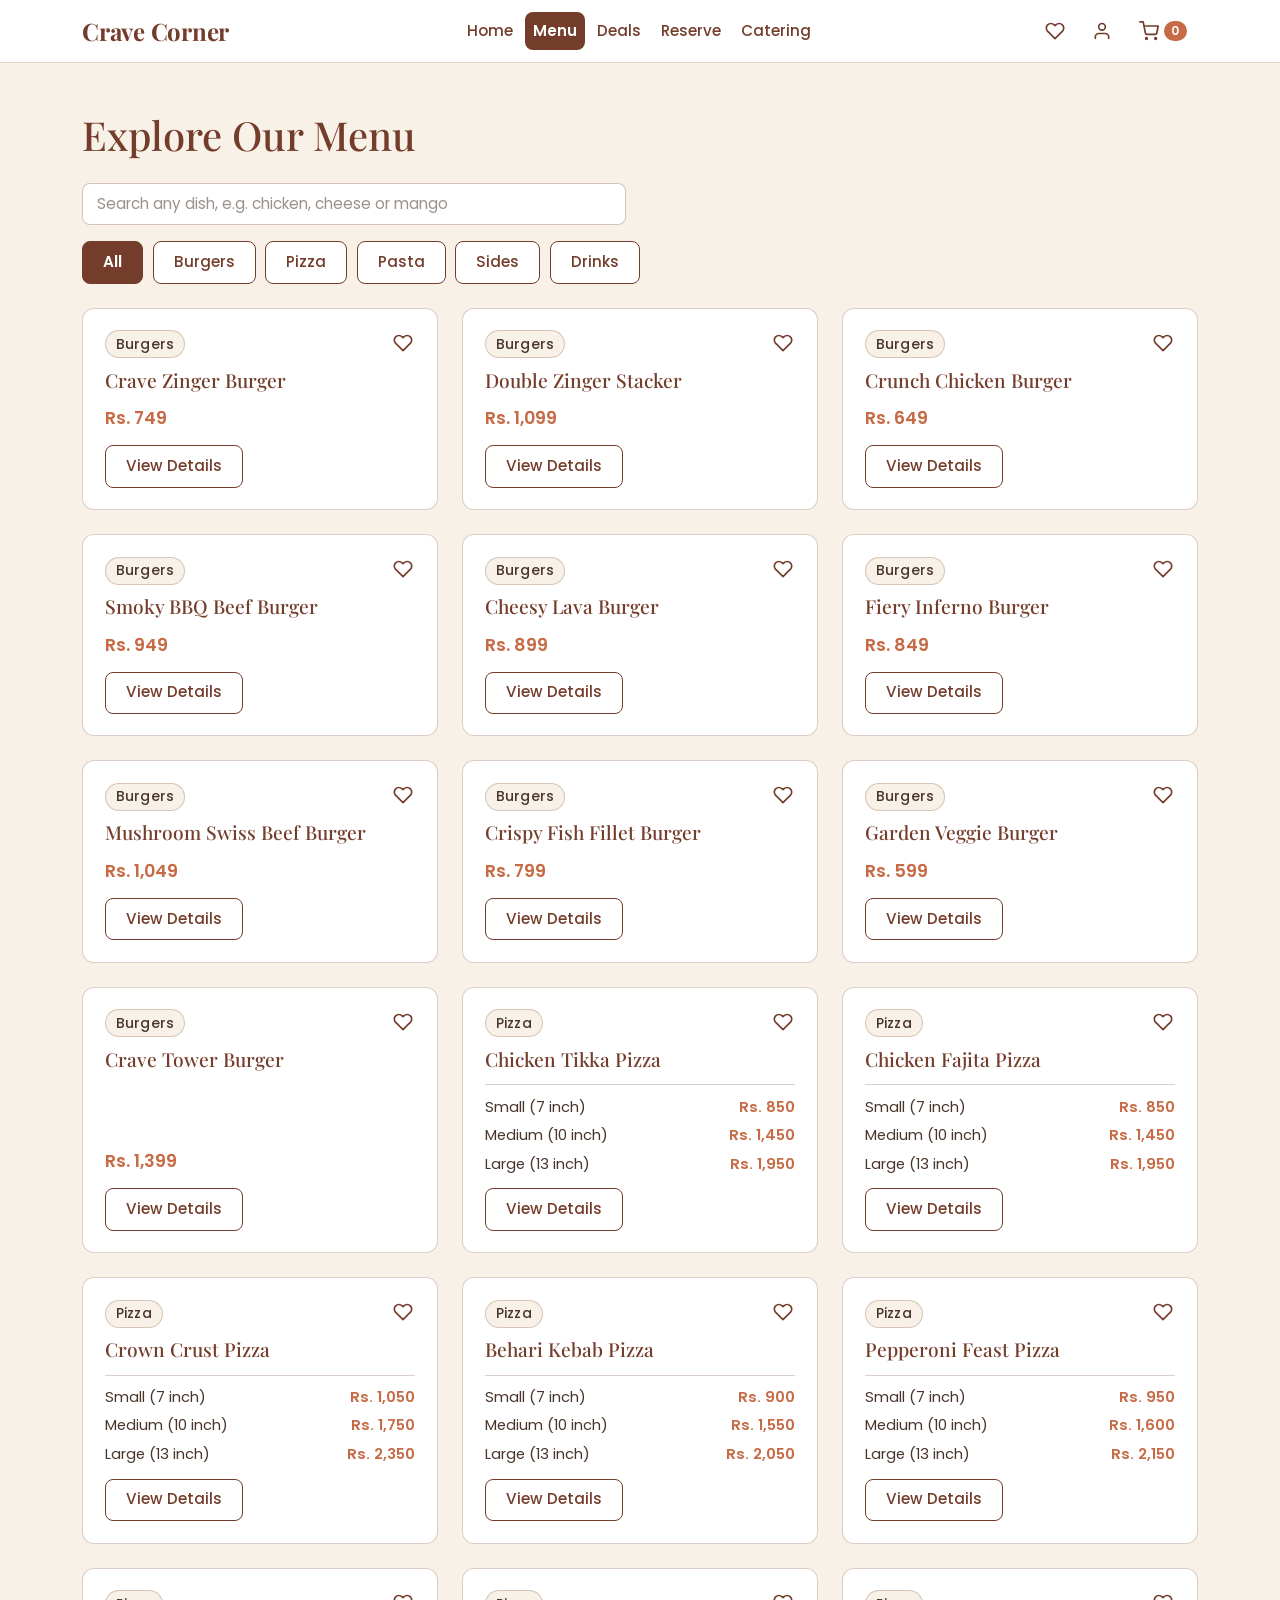
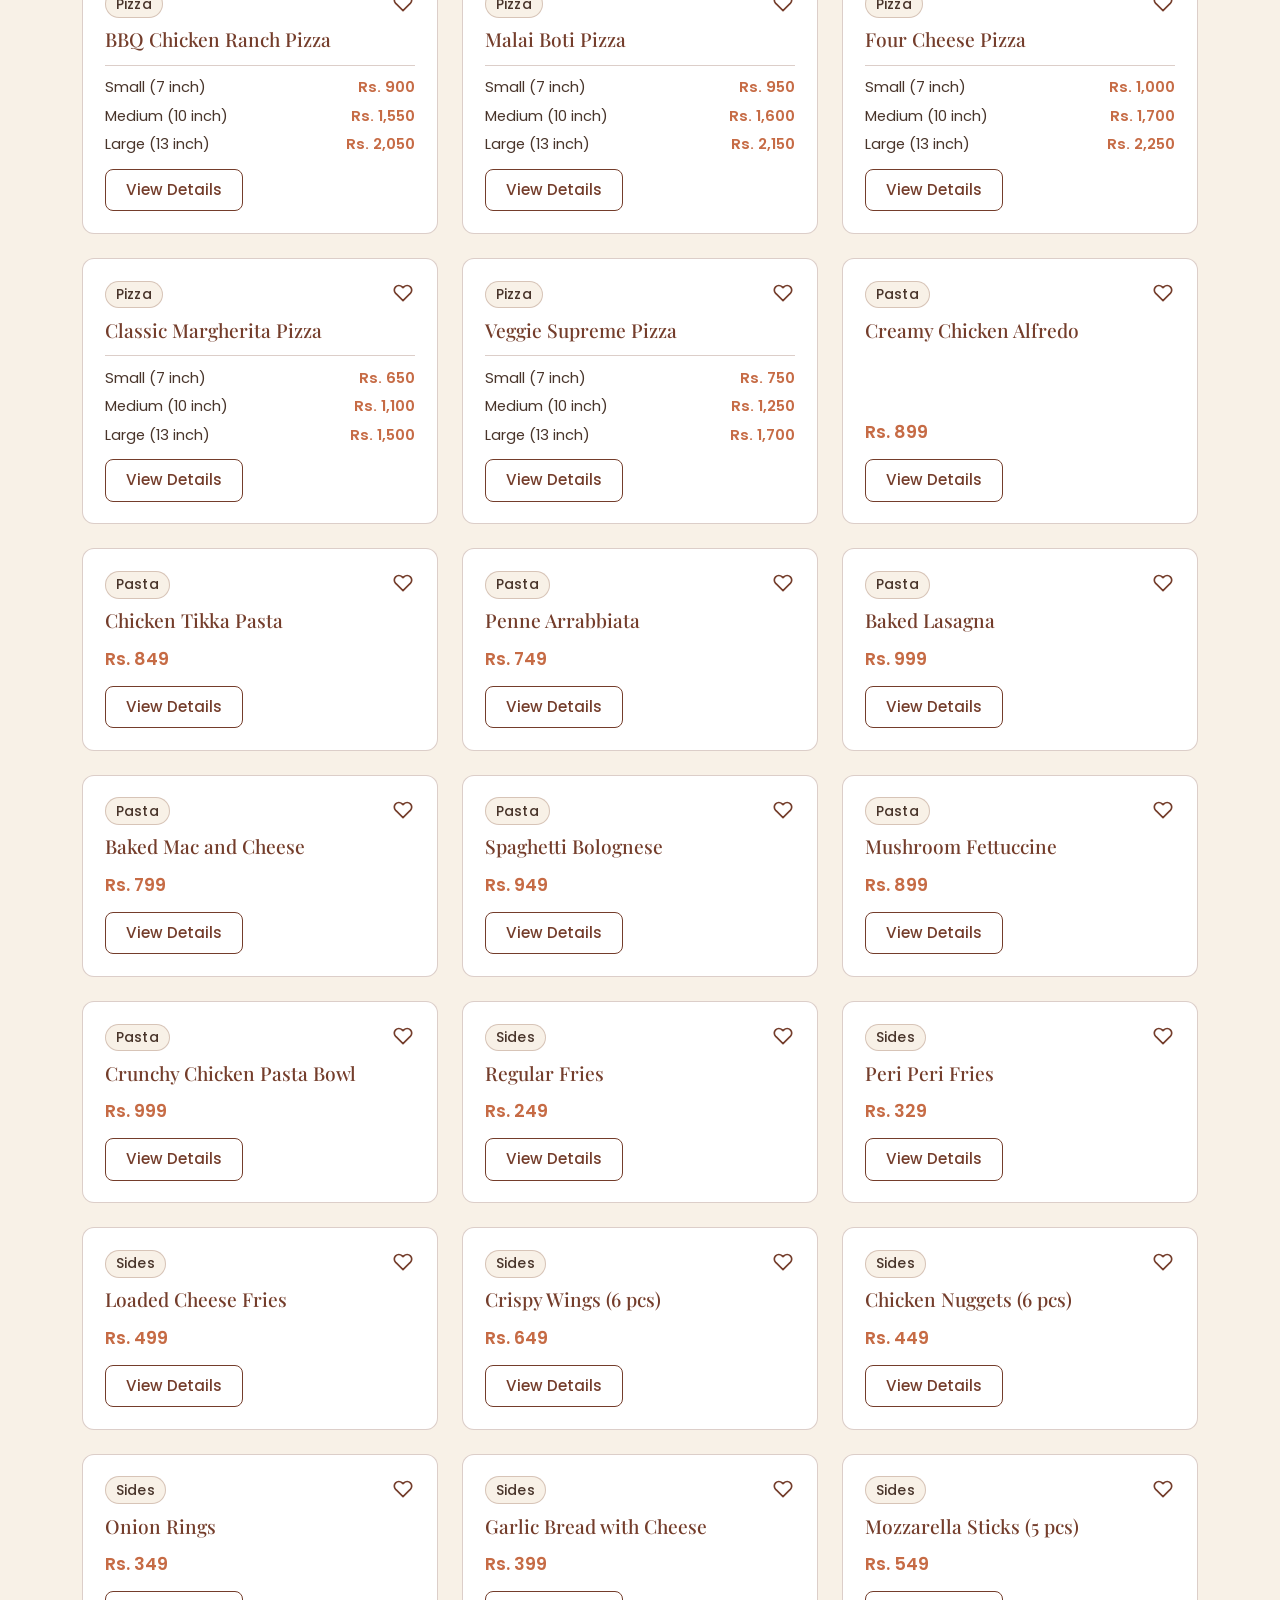
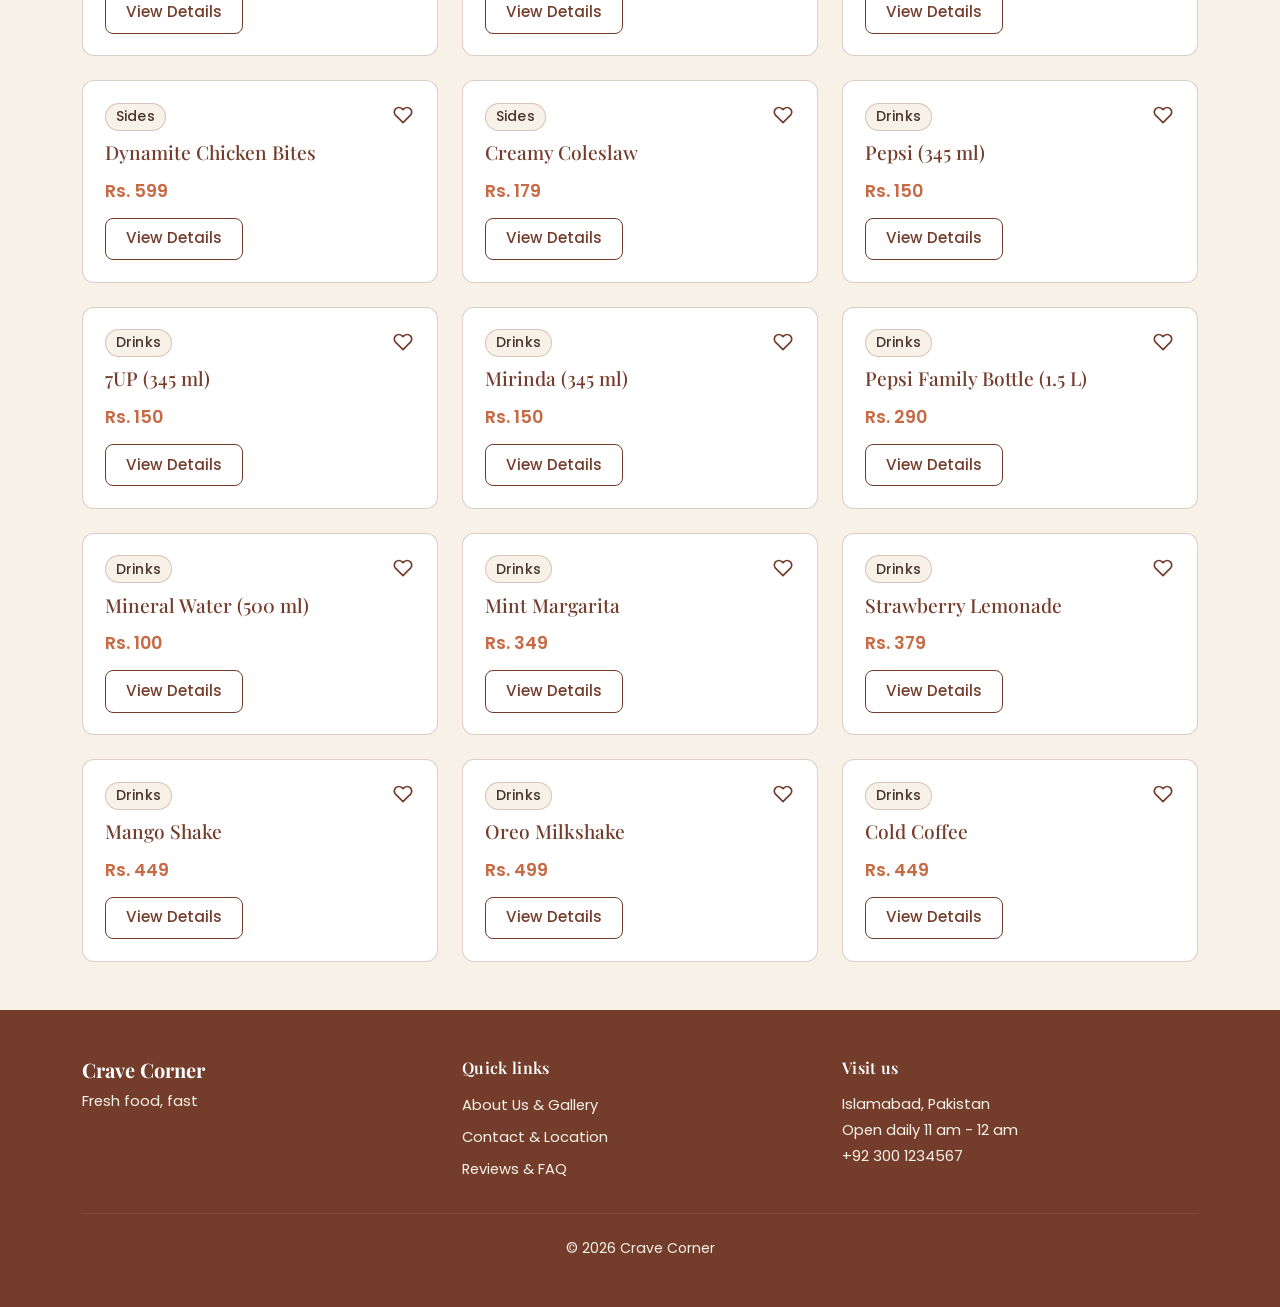
<file: pages/menu.html>
<!DOCTYPE html>
<html lang="en">
<head>
  <meta charset="UTF-8">
  <meta name="viewport" content="width=device-width, initial-scale=1.0">
  <title>Explore Our Menu | Crave Corner</title>

  <!-- Google Fonts: Playfair Display (Headings) & Poppins (Body/UI) -->
  <link rel="preconnect" href="https://fonts.googleapis.com">
  <link rel="preconnect" href="https://fonts.gstatic.com" crossorigin>
  <link href="https://fonts.googleapis.com/css2?family=Playfair+Display:wght@600;700&family=Poppins:wght@400;500;600&display=swap" rel="stylesheet">

  <!-- Bootstrap 5 CSS (Official CDN) -->
  <link href="https://cdn.jsdelivr.net/npm/bootstrap@5.3.3/dist/css/bootstrap.min.css" rel="stylesheet">

  <!-- Crave Corner Shared & Menu Styles -->
  <link rel="stylesheet" href="../css/style.css">
  <link rel="stylesheet" href="../css/menu.css">
</head>
<body>
  <!-- Shared Header (injected by js/layout.js) -->
  <header id="site-header"></header>

  <!-- Page Content -->
  <main class="container py-5">
    <h1 class="mb-4">Explore Our Menu</h1>

    <form id="menu-search-form" class="cc-menu-search-wrap mb-3" role="search">
      <label for="menu-search" class="visually-hidden">Search menu dishes</label>
      <input
        type="search"
        id="menu-search"
        class="form-control cc-input"
        placeholder="Search any dish, e.g. chicken, cheese or mango"
        autocomplete="off"
      >
    </form>

    <div class="cc-filter-bar mb-4" role="group" aria-label="Filter menu by category">
      <button type="button" class="btn btn-cc-primary cc-filter-btn" data-category="All" aria-pressed="true">All</button>
      <button type="button" class="btn btn-cc-secondary cc-filter-btn" data-category="Burgers" aria-pressed="false">Burgers</button>
      <button type="button" class="btn btn-cc-secondary cc-filter-btn" data-category="Pizza" aria-pressed="false">Pizza</button>
      <button type="button" class="btn btn-cc-secondary cc-filter-btn" data-category="Pasta" aria-pressed="false">Pasta</button>
      <button type="button" class="btn btn-cc-secondary cc-filter-btn" data-category="Sides" aria-pressed="false">Sides</button>
      <button type="button" class="btn btn-cc-secondary cc-filter-btn" data-category="Drinks" aria-pressed="false">Drinks</button>
    </div>

    <div id="menu-results" class="row g-4" aria-live="polite"></div>
  </main>

  <!-- Shared Footer (injected by js/layout.js) -->
  <footer id="site-footer" class="cc-footer mt-auto"></footer>

  <!-- Bootstrap 5 JS Bundle (Official CDN, includes Popper for dropdowns and navbar collapse) -->
  <script src="https://cdn.jsdelivr.net/npm/bootstrap@5.3.3/dist/js/bootstrap.bundle.min.js"></script>

  <!-- Shared Layout & Menu Scripts -->
  <script src="../js/layout.js"></script>
  <script src="../js/menu-data.js"></script>
  <script src="../js/menu.js"></script>
</body>
</html>
</file>
<file: css/style.css>
/* ==========================================================================
   Crave Corner - Shared Stylesheet (css/style.css)
   Implements the official Crave Corner colour palette, typography,
   header/footer styling, consistent buttons, and form/input styles.
   ========================================================================== */

/* 1. Brand Colour Palette & Typography Variables */
:root {
  --cc-brown: #743D2B;       /* Dark Brown: main colour, headings, navigation */
  --cc-terracotta: #C66B45;  /* Terracotta Orange: buttons, highlights, prices */
  --cc-cream: #F8F1E7;       /* Cream: main page background */
  --cc-white: #FFFFFF;       /* White: cards and forms */
  --cc-dark-text: #49352B;   /* Dark Text: paragraphs and labels */
  --cc-sage: #6D8963;        /* Sage Green: success messages */
  --cc-error: #C0392B;       /* Red: error messages */

  /* Derived shades from the brand palette for borders and hover states */
  --cc-brown-hover: #5C2F21;
  --cc-border: rgba(116, 61, 43, 0.25);
  --cc-soft-tint: rgba(116, 61, 43, 0.08);

  /* Fonts (only Playfair Display and Poppins) */
  --cc-font-heading: 'Playfair Display', Georgia, serif;
  --cc-font-body: 'Poppins', sans-serif;
}

/* 2. Global Typography & Sticky-Footer Layout */
body {
  background-color: var(--cc-cream);
  color: var(--cc-dark-text);
  font-family: var(--cc-font-body);
  min-height: 100vh;
  display: flex;
  flex-direction: column;
}

main {
  flex: 1;
}

h1, h2, h3, h4, h5, h6,
.cc-heading {
  font-family: var(--cc-font-heading);
  color: var(--cc-brown);
}

p, label, input, select, textarea, button, a, li {
  font-family: var(--cc-font-body);
}

p, label, .form-label {
  color: var(--cc-dark-text);
}

/* Highlights and prices use Terracotta Orange */
.cc-highlight,
.cc-price {
  color: var(--cc-terracotta);
  font-weight: 600;
}

/* 3. Shared Header / Navigation Bar */
.cc-navbar {
  background-color: var(--cc-white);
  border-bottom: 1px solid var(--cc-border);
}

.cc-brand {
  font-family: var(--cc-font-heading);
  color: var(--cc-brown);
  font-weight: 700;
  font-size: 1.5rem;
  letter-spacing: -0.01em;
  text-decoration: none;
}

.cc-brand:hover,
.cc-brand:focus {
  color: var(--cc-terracotta);
}

.cc-navbar .nav-link {
  color: var(--cc-brown);
  font-family: var(--cc-font-body);
  font-weight: 500;
  font-size: 0.95rem;
  padding: 0.45rem 0.85rem;
  border-radius: 0.5rem;
  transition: color 0.15s ease, background-color 0.15s ease;
}

.cc-navbar .nav-link:hover,
.cc-navbar .nav-link:focus {
  color: var(--cc-terracotta);
  background-color: var(--cc-soft-tint);
}

/* Highlight currently selected page/section */
.cc-navbar .nav-link.active {
  color: var(--cc-white);
  background-color: var(--cc-brown);
  font-weight: 600;
}

/* Right-side header icon controls (Heart, Account, Cart) */
.cc-icon-btn {
  color: var(--cc-brown);
  background-color: transparent;
  border: 1px solid transparent;
  border-radius: 0.5rem;
  padding: 0.45rem 0.65rem;
  display: inline-flex;
  align-items: center;
  justify-content: center;
  gap: 0.35rem;
  text-decoration: none;
  font-weight: 500;
  font-size: 0.9rem;
  transition: color 0.15s ease, background-color 0.15s ease, border-color 0.15s ease;
}

.cc-icon-btn:hover,
.cc-icon-btn:focus {
  color: var(--cc-terracotta);
  background-color: var(--cc-soft-tint);
}

.cc-icon-btn.active {
  color: var(--cc-terracotta);
  border-color: var(--cc-terracotta);
  background-color: var(--cc-cream);
}

/* Heart icon: outline by default, filled primary red with slight scale on hover/focus */
.cc-heart-btn svg {
  transition: transform 0.2s ease, fill 0.2s ease, color 0.2s ease;
}

.cc-heart-btn:hover,
.cc-heart-btn:focus,
.cc-heart-btn.active {
  color: var(--cc-error);
}

.cc-heart-btn:hover svg,
.cc-heart-btn:focus svg {
  fill: var(--cc-error);
  transform: scale(1.15);
}

.cc-heart-btn.active svg {
  fill: var(--cc-error);
}

.cc-cart-badge {
  background-color: var(--cc-terracotta);
  color: var(--cc-white);
  font-size: 0.75rem;
  font-weight: 600;
  padding: 0.15rem 0.45rem;
  border-radius: 999px;
  line-height: 1.2;
}

/* 4. Consistent Buttons (Primary & Secondary) */
.btn-cc-primary,
.btn-cc-secondary {
  font-family: var(--cc-font-body);
  font-size: 0.95rem;
  font-weight: 500;
  padding: 0.55rem 1.25rem;
  border-radius: 0.5rem;
  transition: background-color 0.15s ease, color 0.15s ease, border-color 0.15s ease;
}

/* Primary button: Dark brown background with white text */
.btn-cc-primary {
  background-color: var(--cc-brown);
  border: 1px solid var(--cc-brown);
  color: var(--cc-white);
}

.btn-cc-primary:hover,
.btn-cc-primary:focus {
  background-color: var(--cc-brown-hover);
  border-color: var(--cc-brown-hover);
  color: var(--cc-white);
}

/* Secondary button: White/cream background with brown border and text */
.btn-cc-secondary {
  background-color: var(--cc-white);
  border: 1px solid var(--cc-brown);
  color: var(--cc-brown);
}

.btn-cc-secondary:hover,
.btn-cc-secondary:focus {
  background-color: var(--cc-cream);
  border-color: var(--cc-brown);
  color: var(--cc-brown);
}

/* 5. Cards & Sections */
.cc-card {
  background-color: var(--cc-white);
  border: 1px solid var(--cc-border);
  border-radius: 0.75rem;
}

/* 6. Input Fields and Forms */
.cc-input,
.form-control.cc-input,
.form-select.cc-input {
  background-color: var(--cc-white);
  color: var(--cc-dark-text);
  border: 1px solid var(--cc-border);
  border-radius: 0.5rem;
  padding: 0.55rem 0.85rem;
  font-family: var(--cc-font-body);
  font-size: 0.95rem;
}

.cc-input::placeholder {
  color: rgba(73, 53, 43, 0.55);
}

.cc-input:focus,
.form-control.cc-input:focus,
.form-select.cc-input:focus {
  background-color: var(--cc-white);
  color: var(--cc-dark-text);
  border-color: var(--cc-brown);
  box-shadow: 0 0 0 0.2rem rgba(116, 61, 43, 0.15);
}

/* Form feedback messages */
.cc-msg-error {
  color: var(--cc-error);
  font-size: 0.9rem;
  font-weight: 500;
}

.cc-msg-success {
  color: var(--cc-sage);
  font-size: 0.9rem;
  font-weight: 500;
}

.cc-alert-success {
  background-color: rgba(109, 137, 99, 0.14);
  border: 1px solid var(--cc-sage);
  color: var(--cc-dark-text);
  border-radius: 0.5rem;
}

.cc-alert-error {
  background-color: rgba(192, 57, 43, 0.1);
  border: 1px solid var(--cc-error);
  color: var(--cc-error);
  border-radius: 0.5rem;
}

/* 7. Shared Footer */
.cc-footer {
  background-color: var(--cc-brown);
  color: var(--cc-cream);
}

.cc-footer-brand {
  font-family: var(--cc-font-heading);
  color: var(--cc-white);
  font-weight: 700;
}

.cc-footer-heading {
  font-family: var(--cc-font-heading);
  color: var(--cc-white);
  font-weight: 600;
  font-size: 1rem;
  letter-spacing: 0.02em;
}

.cc-footer-text {
  color: var(--cc-cream);
  font-size: 0.92rem;
}

.cc-footer-link {
  color: var(--cc-cream);
  text-decoration: none;
  font-size: 0.92rem;
  transition: color 0.15s ease;
}

.cc-footer-link:hover,
.cc-footer-link:focus,
.cc-footer-link.active {
  color: var(--cc-terracotta);
  text-decoration: underline;
}

.cc-footer-divider {
  border-color: rgba(248, 241, 231, 0.25);
}

.cc-footer-copy {
  color: var(--cc-cream);
  font-size: 0.88rem;
}
</file>
<file: css/account.css>
/* ==========================================================================
   Author: M. Rehan Sadiq
   Roll Number: 26i-3122
   Section: Section C
   Crave Corner - My Account & Order History Stylesheet (css/account.css)
   Reuses only CSS variables defined in css/style.css.
   ========================================================================== */

.cc-account-section {
  max-width: 68rem;
  margin: 0 auto;
}

/* Left Profile Card */
.cc-profile-card,
.cc-orders-panel {
  box-shadow: 0 8px 24px rgba(116, 61, 43, 0.06);
}

.cc-profile-avatar {
  width: 72px;
  height: 72px;
  margin: 0 auto;
  border-radius: 50%;
  background-color: var(--cc-soft-tint);
  color: var(--cc-brown);
  border: 2px solid var(--cc-border);
  display: inline-flex;
  align-items: center;
  justify-content: center;
}

.cc-profile-heading {
  font-size: 1.5rem;
  font-weight: 700;
}

.cc-profile-welcome {
  color: var(--cc-dark-text);
  font-size: 0.96rem;
  font-weight: 500;
  word-break: break-word;
}

/* Profile Navigation List */
.cc-account-nav {
  display: flex;
  flex-direction: column;
  gap: 0.5rem;
  border-top: 1px solid var(--cc-border);
  padding-top: 1.15rem;
}

.cc-account-nav-item {
  display: block;
  width: 100%;
  text-align: left;
  padding: 0.65rem 0.95rem;
  border-radius: 0.5rem;
  border: 1px solid transparent;
  background-color: transparent;
  color: var(--cc-brown);
  font-family: var(--cc-font-body);
  font-size: 0.95rem;
  font-weight: 500;
  text-decoration: none;
  cursor: pointer;
  transition: background-color 0.15s ease, color 0.15s ease, border-color 0.15s ease;
}

.cc-account-nav-item:hover {
  background-color: var(--cc-soft-tint);
  color: var(--cc-terracotta);
}

.cc-account-nav-item.active {
  background-color: var(--cc-brown);
  color: var(--cc-white);
  font-weight: 600;
}

.cc-account-nav-item.active:hover {
  background-color: var(--cc-brown-hover);
  color: var(--cc-white);
}

.cc-account-logout-btn {
  color: var(--cc-error);
}

.cc-account-logout-btn:hover {
  background-color: rgba(192, 57, 43, 0.08);
  color: var(--cc-error);
}

/* Focus states */
.cc-account-nav-item:focus-visible,
.cc-view-details-btn:focus-visible,
.btn-cc-primary:focus-visible,
.btn-cc-secondary:focus-visible,
.cc-modal-close:focus-visible {
  outline: 2px solid var(--cc-terracotta);
  outline-offset: 2px;
  box-shadow: none;
}

/* Right Panel: Order History */
.cc-orders-heading {
  font-size: 1.85rem;
  font-weight: 700;
}

.cc-orders-list {
  display: flex;
  flex-direction: column;
  border: 1px solid var(--cc-border);
  border-radius: 0.75rem;
  overflow: hidden;
  background-color: var(--cc-white);
}

.cc-order-row {
  display: flex;
  flex-wrap: wrap;
  align-items: center;
  justify-content: space-between;
  gap: 0.85rem 1.25rem;
  padding: 1rem 1.25rem;
  border-bottom: 1px solid var(--cc-border);
}

.cc-order-row:last-child {
  border-bottom: none;
}

.cc-order-main {
  display: flex;
  flex-wrap: wrap;
  align-items: baseline;
  gap: 0.35rem 0.85rem;
  min-width: 0;
  flex: 1 1 13rem;
}

.cc-order-id {
  font-weight: 700;
  color: var(--cc-brown);
  font-size: 0.96rem;
  white-space: nowrap;
}

.cc-order-dish {
  color: var(--cc-dark-text);
  font-weight: 500;
  font-size: 0.96rem;
  word-break: break-word;
}

.cc-order-meta {
  display: flex;
  flex-wrap: wrap;
  align-items: center;
  justify-content: flex-end;
  gap: 0.65rem 1rem;
}

.cc-order-price {
  font-size: 0.96rem;
  white-space: nowrap;
}

/* Status Badges using existing brand colour variables */
.cc-status-badge {
  display: inline-block;
  padding: 0.25rem 0.75rem;
  border-radius: 999px;
  font-size: 0.82rem;
  font-weight: 600;
  line-height: 1.3;
  white-space: nowrap;
}

.cc-status-delivered {
  background-color: rgba(109, 137, 99, 0.16);
  border: 1px solid var(--cc-sage);
  color: var(--cc-dark-text);
}

.cc-status-preparing {
  background-color: rgba(198, 107, 69, 0.16);
  border: 1px solid var(--cc-terracotta);
  color: var(--cc-brown);
}

.cc-status-cancelled {
  background-color: rgba(192, 57, 43, 0.1);
  border: 1px solid var(--cc-error);
  color: var(--cc-error);
}

.cc-view-details-btn {
  padding: 0.4rem 0.9rem;
  font-size: 0.88rem;
  white-space: nowrap;
}

/* Empty Orders State */
.cc-orders-empty {
  border: 1px solid var(--cc-border);
  border-radius: 0.75rem;
  background-color: var(--cc-cream);
}

.cc-orders-empty-title {
  font-family: var(--cc-font-heading);
  color: var(--cc-brown);
  font-size: 1.25rem;
  font-weight: 700;
}

.cc-orders-empty-text {
  color: var(--cc-dark-text);
  font-size: 0.94rem;
}

/* Order Details Modal */
.cc-modal-content {
  background-color: var(--cc-white);
  border: 1px solid var(--cc-border);
  border-radius: 0.75rem;
}

.cc-modal-header,
.cc-modal-footer {
  border-color: var(--cc-border);
}

.cc-modal-title {
  font-size: 1.35rem;
  font-weight: 700;
}

.cc-order-items-table th {
  color: var(--cc-brown);
  font-weight: 600;
  font-size: 0.88rem;
  border-bottom-color: var(--cc-border);
}

.cc-order-items-table td {
  color: var(--cc-dark-text);
  font-size: 0.92rem;
  border-bottom-color: var(--cc-border);
}

.cc-order-totals {
  border-top: 1px solid var(--cc-border);
}

.cc-total-row {
  display: flex;
  justify-content: space-between;
  align-items: baseline;
  color: var(--cc-dark-text);
  font-size: 0.94rem;
  margin-bottom: 0.35rem;
}

.cc-total-row-final {
  border-top: 1px solid var(--cc-border);
  font-size: 1.05rem;
  font-weight: 700;
  color: var(--cc-brown);
  margin-bottom: 0;
}

/* Logged-in Header Account Label (matches css/auth.css) */
.cc-header-user-name {
  max-width: 110px;
  overflow: hidden;
  text-overflow: ellipsis;
  white-space: nowrap;
  font-size: 0.88rem;
  font-weight: 600;
}

.cc-dropdown-user-label {
  color: var(--cc-brown);
  font-size: 0.85rem;
}

.cc-dropdown-logout {
  color: var(--cc-error);
  font-weight: 500;
}

.cc-dropdown-logout:hover,
.cc-dropdown-logout:focus {
  color: var(--cc-error);
  background-color: rgba(192, 57, 43, 0.08);
}

/* Mobile Layout Adjustments (<= 575px) */
@media (max-width: 575.98px) {
  .cc-order-row {
    flex-direction: column;
    align-items: stretch;
    padding: 1rem;
  }

  .cc-order-main {
    flex: none;
  }

  .cc-order-meta {
    justify-content: space-between;
  }
}
</file>
<file: css/cart.css>
/* ==========================================================================
   Crave Corner - Cart Page Stylesheet (css/cart.css)
   Uses only the six brand colours defined as CSS variables in css/style.css:
   --cc-brown (#743D2B), --cc-terracotta (#C66B45), --cc-cream (#F8F1E7),
   --cc-white (#FFFFFF), --cc-dark-text (#49352B), --cc-sage (#6D8963).
   ========================================================================== */

/* Header: make shared navbar sticky at 72px min-height on Cart page */
.cc-navbar {
  position: sticky;
  top: 0;
  z-index: 1020;
  min-height: 72px;
}

/* Main Page Container */
.cart-main {
  padding: 2.5rem 1rem 3.5rem;
}

.cart-container {
  max-width: 1200px;
  margin: 0 auto;
}

/* Back Button above Cart Title */
.back-btn {
  display: inline-flex;
  align-items: center;
  justify-content: center;
  font-family: var(--cc-font-body);
  min-height: 44px;
  padding: 0.45rem 1.1rem;
  margin-bottom: 1rem;
}

.back-btn:focus-visible {
  outline: 2px solid var(--cc-terracotta);
  outline-offset: 2px;
}

.cart-title {
  font-family: var(--cc-font-heading);
  color: var(--cc-brown);
  font-size: 2.15rem;
  font-weight: 700;
  margin-bottom: 1.75rem;
}

/* Shared Card Look for Cart Page (14px rounded corners, subtle border, soft shadow) */
.cart-main .cc-card {
  background-color: var(--cc-white);
  border: 1px solid var(--cc-border);
  border-radius: 14px;
  box-shadow: 0 4px 14px rgba(73, 53, 43, 0.08);
}

/* Button Hover Behaviour matching Cart Design System */
.cart-btn-primary {
  background-color: var(--cc-brown);
  border: 1px solid var(--cc-brown);
  color: var(--cc-white);
  border-radius: 8px;
  min-height: 44px;
  font-weight: 500;
}

.cart-btn-primary:hover,
.cart-btn-primary:focus-visible {
  background-color: var(--cc-terracotta);
  border-color: var(--cc-terracotta);
  color: var(--cc-white);
}

.cart-btn-secondary {
  background-color: var(--cc-white);
  border: 1px solid var(--cc-brown);
  color: var(--cc-brown);
  border-radius: 8px;
  min-height: 44px;
  font-weight: 500;
}

.cart-btn-secondary:hover,
.cart-btn-secondary:focus-visible {
  background-color: var(--cc-brown);
  border-color: var(--cc-brown);
  color: var(--cc-white);
}

.cart-btn-primary:focus-visible,
.cart-btn-secondary:focus-visible,
.qty-btn:focus-visible,
.remove-btn:focus-visible {
  outline: 2px solid var(--cc-terracotta);
  outline-offset: 2px;
}

/* Empty Cart State */
.empty-cart-card {
  padding: 3rem 1.5rem;
  text-align: center;
}

.empty-cart-message {
  font-family: var(--cc-font-heading);
  color: var(--cc-brown);
  font-size: 1.6rem;
  font-weight: 700;
  margin-bottom: 1.5rem;
}

/* Two-Column Desktop Grid */
.cart-layout {
  display: grid;
  grid-template-columns: 1fr 360px;
  gap: 1.75rem;
  align-items: start;
}

.cart-left-column {
  display: flex;
  flex-direction: column;
  gap: 1.25rem;
}

/* Cart Items List & Product Cards */
.cart-items-list {
  display: flex;
  flex-direction: column;
  gap: 1rem;
}

.product-card {
  padding: 1.25rem;
}

.product-card-top {
  display: flex;
  align-items: center;
  gap: 1.15rem;
}

.product-image-wrap {
  width: 86px;
  height: 86px;
  flex-shrink: 0;
  border-radius: 10px;
  overflow: hidden;
  border: 1px solid var(--cc-border);
  background-color: var(--cc-cream);
  display: flex;
  align-items: center;
  justify-content: center;
}

.product-image {
  width: 100%;
  height: 100%;
  object-fit: cover;
  display: block;
}

.product-image-fallback {
  color: var(--cc-brown);
  font-family: var(--cc-font-heading);
  font-size: 1.35rem;
  font-weight: 700;
  text-align: center;
}

.product-info {
  flex: 1;
  min-width: 0;
}

.product-name {
  font-family: var(--cc-font-heading);
  color: var(--cc-brown);
  font-size: 1.15rem;
  font-weight: 700;
  margin: 0 0 0.25rem;
  overflow-wrap: break-word;
}

.product-options {
  color: var(--cc-dark-text);
  font-size: 0.85rem;
  margin: 0 0 0.35rem;
  overflow-wrap: break-word;
}

.product-unit-price {
  color: var(--cc-terracotta);
  font-size: 0.95rem;
  font-weight: 600;
  margin: 0;
}

/* Quantity Stepper, Item Total & Trash Button */
.product-controls {
  display: flex;
  align-items: center;
  gap: 1rem;
  flex-shrink: 0;
}

.qty-control {
  display: inline-flex;
  align-items: center;
  gap: 0.45rem;
}

.qty-btn {
  min-width: 40px;
  min-height: 40px;
  padding: 0;
  border: 1px solid var(--cc-brown);
  border-radius: 8px;
  background-color: var(--cc-white);
  color: var(--cc-brown);
  font-size: 1.1rem;
  font-weight: 600;
  cursor: pointer;
  display: inline-flex;
  align-items: center;
  justify-content: center;
  transition: background-color 0.15s ease, color 0.15s ease;
}

.qty-btn:hover {
  background-color: var(--cc-brown);
  color: var(--cc-white);
}

.qty-value {
  min-width: 2rem;
  text-align: center;
  color: var(--cc-dark-text);
  font-weight: 600;
  font-size: 1rem;
}

.product-line-total {
  min-width: 95px;
  text-align: right;
  color: var(--cc-dark-text);
  font-weight: 600;
  font-size: 1rem;
  margin: 0;
}

.remove-btn {
  min-width: 40px;
  min-height: 40px;
  padding: 0;
  border: 1px solid var(--cc-border);
  border-radius: 8px;
  background-color: var(--cc-white);
  color: var(--cc-brown);
  cursor: pointer;
  display: inline-flex;
  align-items: center;
  justify-content: center;
  transition: background-color 0.15s ease, color 0.15s ease, border-color 0.15s ease;
}

.remove-btn:hover {
  background-color: var(--cc-terracotta);
  border-color: var(--cc-terracotta);
  color: var(--cc-white);
}

.product-error {
  color: var(--cc-terracotta);
  font-size: 0.88rem;
  font-weight: 500;
  margin: 0.65rem 0 0;
}

/* Promo Code Card */
.promo-card {
  padding: 1.25rem;
}

.promo-label {
  display: block;
  color: var(--cc-dark-text);
  font-weight: 600;
  margin-bottom: 0.6rem;
}

.promo-input-row {
  display: flex;
  align-items: center;
  gap: 0.75rem;
}

.promo-input {
  flex: 1;
  min-width: 0;
  min-height: 44px;
}

.promo-input:focus-visible {
  outline: 2px solid var(--cc-terracotta);
  outline-offset: 2px;
}

.promo-apply-btn {
  min-width: 100px;
  padding: 0.5rem 1.25rem;
}

.promo-message {
  font-size: 0.9rem;
  font-weight: 500;
  margin: 0.65rem 0 0;
  min-height: 1.25rem;
}

.promo-message-success {
  color: var(--cc-sage);
}

.promo-message-error {
  color: var(--cc-terracotta);
}

/* Order Summary Card */
.summary-card {
  padding: 1.5rem;
}

.summary-heading {
  font-family: var(--cc-font-heading);
  color: var(--cc-brown);
  font-size: 1.45rem;
  font-weight: 700;
  margin-bottom: 1.25rem;
}

.summary-row {
  display: flex;
  justify-content: space-between;
  align-items: center;
  margin-bottom: 0.85rem;
  color: var(--cc-dark-text);
  font-size: 0.98rem;
}

.summary-value {
  font-weight: 500;
}

.summary-divider {
  border: 0;
  border-top: 1px solid var(--cc-border);
  margin: 1rem 0;
  opacity: 1;
}

.summary-total-row {
  margin-bottom: 1.25rem;
  font-size: 1.15rem;
  font-weight: 600;
}

.summary-total-label {
  color: var(--cc-brown);
}

.summary-total-value {
  color: var(--cc-terracotta);
  font-size: 1.25rem;
  font-weight: 700;
}

.summary-checkout-btn {
  width: 100%;
  padding: 0.75rem 1.25rem;
  font-size: 1rem;
}

/* Sticky Mobile Summary Bar (hidden on desktop) */
.mobile-summary-bar {
  display: none;
}

/* Responsive Styles: Tablet & Mobile (max-width: 960px) */
@media (max-width: 960px) {
  .cart-layout {
    grid-template-columns: 1fr;
  }

  .cart-page-body.has-cart-items {
    padding-bottom: 92px;
  }

  .mobile-summary-bar {
    position: fixed;
    left: 0;
    right: 0;
    bottom: 0;
    z-index: 1030;
    background-color: var(--cc-white);
    border-top: 1px solid var(--cc-border);
    box-shadow: 0 -4px 12px rgba(73, 53, 43, 0.1);
    padding: 0.75rem 1rem;
    display: flex;
    align-items: center;
    justify-content: space-between;
    gap: 1rem;
  }

  .mobile-summary-info {
    display: flex;
    flex-direction: column;
  }

  .mobile-summary-label {
    color: var(--cc-dark-text);
    font-size: 0.8rem;
  }

  .mobile-summary-value {
    color: var(--cc-terracotta);
    font-size: 1.15rem;
    font-weight: 700;
  }

  .mobile-checkout-btn {
    padding: 0.6rem 1.25rem;
    white-space: nowrap;
  }
}

/* Small Mobile Layout Adjustments (max-width: 600px) */
@media (max-width: 600px) {
  .cart-main {
    padding: 1.5rem 0.85rem 2.5rem;
  }

  .cart-title {
    font-size: 1.75rem;
    margin-bottom: 1.25rem;
  }

  .product-card-top {
    flex-wrap: wrap;
    align-items: flex-start;
  }

  .product-image-wrap {
    width: 72px;
    height: 72px;
  }

  .product-controls {
    width: 100%;
    justify-content: space-between;
    padding-top: 0.75rem;
    border-top: 1px solid var(--cc-border);
  }

  .product-line-total {
    text-align: left;
    min-width: auto;
  }

  .promo-apply-btn {
    min-width: 88px;
    padding: 0.5rem 1rem;
  }
}
</file>
<file: css/checkout.css>
/* ==========================================================================
   Crave Corner - Checkout Page Stylesheet (css/checkout.css)
   Uses only the six brand colours defined as CSS variables in css/style.css:
   --cc-brown (#743D2B), --cc-terracotta (#C66B45), --cc-cream (#F8F1E7),
   --cc-white (#FFFFFF), --cc-dark-text (#49352B), --cc-sage (#6D8963).
   ========================================================================== */

/* Header: sticky shared navigation bar */
.cc-navbar {
  position: sticky;
  top: 0;
  z-index: 1020;
  min-height: 72px;
}

/* Main Checkout Container */
.checkout-main {
  padding: 2.25rem 1rem 3.5rem;
}

.checkout-container {
  max-width: 1200px;
  margin: 0 auto;
}

/* Back to Cart Button */
.back-btn {
  display: inline-flex;
  align-items: center;
  justify-content: center;
  font-family: var(--cc-font-body);
  min-height: 44px;
  padding: 0.45rem 1.1rem;
  margin-bottom: 1rem;
}

.checkout-title {
  font-family: var(--cc-font-heading);
  color: var(--cc-brown);
  font-size: 2.15rem;
  font-weight: 700;
  margin-bottom: 1.75rem;
}

/* White Cards (14px rounded corners, subtle border, soft shadow) */
.checkout-main .cc-card {
  background-color: var(--cc-white);
  border: 1px solid var(--cc-border);
  border-radius: 14px;
  box-shadow: 0 4px 14px rgba(73, 53, 43, 0.08);
}

/* Primary & Secondary Button Styles */
.checkout-btn-primary {
  background-color: var(--cc-brown);
  border: 1px solid var(--cc-brown);
  color: var(--cc-white);
  border-radius: 8px;
  min-height: 44px;
  font-weight: 500;
  display: inline-flex;
  align-items: center;
  justify-content: center;
}

.checkout-btn-primary:hover,
.checkout-btn-primary:focus-visible {
  background-color: var(--cc-terracotta);
  border-color: var(--cc-terracotta);
  color: var(--cc-white);
}

.checkout-btn-secondary {
  background-color: var(--cc-white);
  border: 1px solid var(--cc-brown);
  color: var(--cc-brown);
  border-radius: 8px;
  min-height: 44px;
  font-weight: 500;
  display: inline-flex;
  align-items: center;
  justify-content: center;
}

.checkout-btn-secondary:hover,
.checkout-btn-secondary:focus-visible {
  background-color: var(--cc-brown);
  border-color: var(--cc-brown);
  color: var(--cc-white);
}

.checkout-btn-primary:focus-visible,
.checkout-btn-secondary:focus-visible,
.checkout-input:focus-visible,
.checkout-textarea:focus-visible,
.radio-input:focus-visible {
  outline: 2px solid var(--cc-terracotta);
  outline-offset: 2px;
}

/* Empty Cart State */
.empty-checkout-card {
  padding: 3rem 1.5rem;
  text-align: center;
}

.empty-checkout-message {
  font-family: var(--cc-font-heading);
  color: var(--cc-brown);
  font-size: 1.6rem;
  font-weight: 700;
  margin-bottom: 1.5rem;
}

.empty-checkout-actions {
  display: flex;
  flex-wrap: wrap;
  justify-content: center;
  gap: 0.75rem;
}

/* Two-Column Desktop Layout */
.checkout-layout {
  display: grid;
  grid-template-columns: 1fr 400px;
  gap: 1.75rem;
  align-items: start;
}

.checkout-card,
.summary-card {
  padding: 1.5rem;
}

.section-heading {
  font-family: var(--cc-font-heading);
  color: var(--cc-brown);
  font-size: 1.45rem;
  font-weight: 700;
  margin-bottom: 1.25rem;
}

/* Delivery Form Fields */
.form-group {
  margin-bottom: 1.15rem;
}

.field-label {
  display: block;
  color: var(--cc-dark-text);
  font-size: 0.95rem;
  font-weight: 600;
  margin-bottom: 0.45rem;
}

.required-mark {
  color: var(--cc-terracotta);
}

.checkout-input {
  min-height: 44px;
}

.checkout-textarea {
  min-height: 90px;
  resize: vertical;
}

/* Validation Visual States (Terracotta for errors, Sage Green for valid) */
.checkout-input.input-error,
.checkout-textarea.input-error {
  border-color: var(--cc-terracotta);
}

.checkout-input.input-valid,
.checkout-textarea.input-valid {
  border-color: var(--cc-sage);
}

.error-text {
  color: var(--cc-terracotta);
  font-size: 0.85rem;
  font-weight: 500;
  margin: 0.35rem 0 0;
}

.valid-text {
  color: var(--cc-sage);
  font-size: 0.85rem;
  font-weight: 500;
  margin: 0.35rem 0 0;
}

/* Payment Method & Delivery Type Radio Groups */
.radio-fieldset {
  border: 0;
  padding: 0;
  margin-left: 0;
  margin-right: 0;
}

.radio-group {
  display: flex;
  flex-direction: column;
  gap: 0.6rem;
}

.radio-group-row {
  flex-direction: row;
  flex-wrap: wrap;
  gap: 0.75rem;
}

.radio-option {
  display: flex;
  align-items: center;
  gap: 0.6rem;
  min-height: 44px;
  padding: 0.55rem 0.9rem;
  background-color: var(--cc-cream);
  border: 1px solid var(--cc-border);
  border-radius: 8px;
  color: var(--cc-dark-text);
  font-size: 0.95rem;
  font-weight: 500;
  cursor: pointer;
  flex: 1;
}

.radio-option:hover {
  border-color: var(--cc-brown);
}

.radio-input {
  accent-color: var(--cc-brown);
  width: 1.05rem;
  height: 1.05rem;
  cursor: pointer;
  flex-shrink: 0;
}

/* Order Summary Card */
.summary-items-list {
  display: flex;
  flex-direction: column;
  gap: 0.85rem;
}

.summary-item-row {
  display: flex;
  justify-content: space-between;
  align-items: flex-start;
  gap: 0.75rem;
}

.summary-item-info {
  flex: 1;
  min-width: 0;
}

.summary-item-name {
  color: var(--cc-brown);
  font-weight: 600;
  font-size: 0.96rem;
  margin: 0;
  overflow-wrap: break-word;
}

.summary-item-options {
  color: var(--cc-dark-text);
  font-size: 0.8rem;
  margin: 0.15rem 0 0;
  overflow-wrap: break-word;
}

.summary-item-qty {
  color: var(--cc-dark-text);
  font-size: 0.84rem;
  margin: 0.2rem 0 0;
}

.summary-item-total {
  color: var(--cc-dark-text);
  font-weight: 600;
  font-size: 0.95rem;
  white-space: nowrap;
  margin: 0;
}

.summary-divider {
  border: 0;
  border-top: 1px solid var(--cc-border);
  margin: 1rem 0;
  opacity: 1;
}

.summary-row {
  display: flex;
  justify-content: space-between;
  align-items: center;
  margin-bottom: 0.75rem;
  color: var(--cc-dark-text);
  font-size: 0.96rem;
}

.summary-value {
  font-weight: 500;
}

.summary-discount-value {
  color: var(--cc-sage);
  font-weight: 600;
}

.summary-total-row {
  margin-bottom: 1.25rem;
  font-size: 1.15rem;
  font-weight: 600;
}

.summary-total-label {
  color: var(--cc-brown);
}

.summary-total-value {
  color: var(--cc-terracotta);
  font-size: 1.25rem;
  font-weight: 700;
}

.summary-place-btn {
  width: 100%;
  padding: 0.75rem 1.25rem;
  font-size: 1rem;
}

/* Sticky Mobile Summary Bar (hidden on desktop) */
.mobile-summary-bar {
  display: none;
}

/* Responsive Styles: Tablet & Mobile (max-width: 960px) */
@media (max-width: 960px) {
  .checkout-layout {
    grid-template-columns: 1fr;
  }

  .checkout-page-body.has-checkout-items {
    padding-bottom: 92px;
  }

  .mobile-summary-bar {
    position: fixed;
    left: 0;
    right: 0;
    bottom: 0;
    z-index: 1030;
    background-color: var(--cc-white);
    border-top: 1px solid var(--cc-border);
    box-shadow: 0 -4px 12px rgba(73, 53, 43, 0.1);
    padding: 0.75rem 1rem;
    display: flex;
    align-items: center;
    justify-content: space-between;
    gap: 1rem;
  }

  .mobile-summary-info {
    display: flex;
    flex-direction: column;
  }

  .mobile-summary-label {
    color: var(--cc-dark-text);
    font-size: 0.8rem;
  }

  .mobile-summary-value {
    color: var(--cc-terracotta);
    font-size: 1.15rem;
    font-weight: 700;
  }

  .mobile-place-btn {
    padding: 0.6rem 1.25rem;
    white-space: nowrap;
  }
}

/* Small Mobile Adjustments (max-width: 600px) */
@media (max-width: 600px) {
  .checkout-main {
    padding: 1.5rem 0.85rem 2.5rem;
  }

  .checkout-title {
    font-size: 1.75rem;
    margin-bottom: 1.25rem;
  }

  .checkout-card,
  .summary-card {
    padding: 1.15rem;
  }

  .radio-group-row {
    flex-direction: column;
  }
}
</file>
<file: css/dish-details.css>
/* ==========================================================================
   Crave Corner - Dish Details Page Stylesheet (css/dish-details.css)
   Page-specific styles using only CSS variables from css/style.css.
   ========================================================================== */

/* Back link focus ring */
.cc-back-link:focus-visible {
  outline: 2px solid var(--cc-terracotta);
  outline-offset: 2px;
}

/* Dish photo placeholder block */
.cc-photo-placeholder {
  background-color: var(--cc-cream);
  border: 2px dashed var(--cc-brown);
  border-radius: 0.75rem;
  min-height: 280px;
  padding: 2rem;
  display: flex;
  flex-direction: column;
  align-items: center;
  justify-content: center;
  text-align: center;
  gap: 0.75rem;
}

.cc-photo-placeholder-category {
  display: inline-block;
  color: var(--cc-brown);
  background-color: var(--cc-white);
  border: 1px solid var(--cc-border);
  border-radius: 999px;
  padding: 0.2rem 0.75rem;
  font-size: 0.85rem;
  font-weight: 500;
}

.cc-photo-placeholder-title {
  font-family: var(--cc-font-heading);
  color: var(--cc-brown);
  font-size: 1.5rem;
  font-weight: 700;
}

.cc-photo-placeholder-note {
  color: var(--cc-dark-text);
  font-size: 0.85rem;
}

/* Right column dish info */
.cc-detail-category {
  display: inline-block;
  color: var(--cc-dark-text);
  background-color: var(--cc-cream);
  border: 1px solid var(--cc-border);
  border-radius: 999px;
  padding: 0.15rem 0.7rem;
  font-weight: 500;
}

.cc-detail-base-price {
  font-size: 1.35rem;
}

/* Size & Add-on option cards */
.cc-option-group {
  border-top: 1px solid var(--cc-border);
  padding-top: 1rem;
}

.cc-option-heading {
  font-family: var(--cc-font-body);
  color: var(--cc-brown);
  font-size: 1rem;
  font-weight: 600;
  margin-bottom: 0.65rem;
}

.cc-option-item {
  background-color: var(--cc-cream);
  border: 1px solid var(--cc-border);
  border-radius: 0.5rem;
  padding: 0.55rem 0.85rem;
  display: flex;
  align-items: center;
  justify-content: space-between;
  gap: 0.75rem;
}

.cc-option-label {
  display: flex;
  align-items: center;
  gap: 0.55rem;
  margin: 0;
  cursor: pointer;
  flex: 1;
}

.cc-option-input {
  accent-color: var(--cc-brown);
  width: 1.05rem;
  height: 1.05rem;
  cursor: pointer;
}

.cc-option-input:focus-visible {
  outline: 2px solid var(--cc-terracotta);
  outline-offset: 2px;
}

/* Quantity stepper */
.cc-qty-stepper {
  display: inline-flex;
  align-items: center;
  gap: 0.5rem;
}

.cc-qty-btn {
  min-width: 42px;
  min-height: 42px;
  padding: 0.35rem 0.75rem;
  font-weight: 600;
}

.cc-qty-btn:focus-visible {
  outline: 2px solid var(--cc-terracotta);
  outline-offset: 2px;
}

.cc-qty-input {
  width: 4.5rem;
  text-align: center;
}

.cc-qty-input:focus-visible {
  outline: 2px solid var(--cc-terracotta);
  outline-offset: 2px;
}

/* Live price summary box */
.cc-summary-box {
  background-color: var(--cc-cream);
  border: 1px solid var(--cc-border);
  border-radius: 0.5rem;
  padding: 1rem;
}

.cc-summary-row {
  display: flex;
  justify-content: space-between;
  align-items: baseline;
  gap: 1rem;
}

.cc-summary-total {
  font-size: 1.25rem;
}

/* Small linked cards for Recently viewed & You may also like */
.cc-small-card {
  display: flex;
  flex-direction: column;
  justify-content: space-between;
  text-decoration: none;
  padding: 1rem 1.15rem;
  transition: border-color 0.15s ease, transform 0.15s ease;
}

.cc-small-card:hover,
.cc-small-card:focus-visible {
  border-color: var(--cc-terracotta);
  transform: translateY(-2px);
}

.cc-small-card:focus-visible {
  outline: 2px solid var(--cc-terracotta);
  outline-offset: 2px;
}

.cc-small-card-title {
  color: var(--cc-brown);
  font-size: 1.05rem;
  margin-bottom: 0.45rem;
}

.cc-empty-note {
  color: var(--cc-dark-text);
}
</file>
<file: css/favorites.css>
/* ==========================================================================
   Author: M. Rehan Sadiq
   Roll Number: 26i-3122
   Section: Section C
   Crave Corner - Favourites Page Stylesheet (css/favorites.css)
   Reuses only CSS variables from css/style.css. No new colours introduced.
   ========================================================================== */

/* Page heading & subtitle */
.cc-fav-page-title {
  font-size: 2.1rem;
  font-weight: 700;
}

.cc-fav-page-subtitle {
  color: var(--cc-dark-text);
  font-size: 1rem;
}

/* Aria-live status strip (visually shown briefly via JS, then hidden again) */
.cc-fav-status {
  font-size: 0.9rem;
  font-weight: 500;
  color: var(--cc-dark-text);
  text-align: center;
  margin-bottom: 1rem;
  min-height: 1.4rem;
  transition: opacity 0.25s ease;
}

/* -------------------------------------------------------------------------
   Favourite Dish Card
   ------------------------------------------------------------------------- */
.cc-fav-card {
  display: flex;
  flex-direction: column;
  background-color: var(--cc-white);
  border: 1px solid var(--cc-border);
  border-radius: 0.75rem;
  box-shadow: 0 4px 16px rgba(116, 61, 43, 0.06);
  overflow: hidden;
  height: 100%;
  transition: transform 0.15s ease, border-color 0.15s ease;
}

.cc-fav-card:hover {
  transform: translateY(-2px);
  border-color: var(--cc-terracotta);
}

/* Image placeholder panel — same fixed height on every card */
.cc-fav-img-placeholder {
  width: 100%;
  height: 180px;
  background-color: var(--cc-soft-tint);
  display: flex;
  align-items: center;
  justify-content: center;
  color: var(--cc-brown);
  flex-shrink: 0;
}

/* Card body */
.cc-fav-card-body {
  display: flex;
  flex-direction: column;
  flex: 1;
  padding: 1.1rem 1.25rem 1.25rem;
  gap: 0.65rem;
}

.cc-fav-dish-name {
  font-family: var(--cc-font-heading);
  font-size: 1.1rem;
  font-weight: 700;
  color: var(--cc-brown);
  margin: 0;
}

/* Price display (and size selector updates this) */
.cc-fav-price {
  font-size: 1.05rem;
  font-weight: 600;
  color: var(--cc-terracotta);
  margin: 0;
}

/* Saved heart indicator */
.cc-fav-saved-row {
  display: flex;
  align-items: center;
  gap: 0.4rem;
  color: var(--cc-error);
  font-size: 0.88rem;
  font-weight: 500;
}

/* Pizza size selector — inline <select> styled with existing input rules */
.cc-fav-size-wrap {
  display: flex;
  align-items: center;
  gap: 0.5rem;
}

.cc-fav-size-label {
  font-size: 0.88rem;
  font-weight: 500;
  color: var(--cc-dark-text);
  white-space: nowrap;
}

.cc-fav-size-select {
  font-family: var(--cc-font-body);
  font-size: 0.88rem;
  color: var(--cc-dark-text);
  background-color: var(--cc-white);
  border: 1px solid var(--cc-border);
  border-radius: 0.4rem;
  padding: 0.3rem 0.6rem;
  flex: 1;
}

.cc-fav-size-select:focus {
  outline: 2px solid var(--cc-terracotta);
  outline-offset: 2px;
  border-color: var(--cc-brown);
  box-shadow: none;
}

/* Button row at the bottom of the card */
.cc-fav-btn-row {
  display: flex;
  flex-direction: column;
  gap: 0.55rem;
  margin-top: auto;
}

/* Add to Cart — inherits btn-cc-primary but we ensure equal size/padding */
.cc-fav-add-btn {
  font-size: 0.92rem;
  font-weight: 600;
  padding: 0.55rem 1rem;
  border-radius: 0.5rem;
}

/* Remove button — outline style using the existing error colour variable.
   Identical font, padding, border-radius and size as cc-fav-add-btn. */
.cc-fav-remove-btn {
  font-family: var(--cc-font-body);
  font-size: 0.92rem;
  font-weight: 600;
  padding: 0.55rem 1rem;
  border-radius: 0.5rem;
  border: 1px solid var(--cc-error);
  background-color: transparent;
  color: var(--cc-error);
  cursor: pointer;
  transition: background-color 0.15s ease, color 0.15s ease;
  line-height: 1.5;   /* matches Bootstrap button line-height */
}

.cc-fav-remove-btn:hover {
  background-color: rgba(192, 57, 43, 0.08);
  color: var(--cc-error);
}

/* Shared focus style for all interactive elements */
.cc-fav-add-btn:focus-visible,
.cc-fav-remove-btn:focus-visible,
.cc-fav-size-select:focus-visible {
  outline: 2px solid var(--cc-terracotta);
  outline-offset: 2px;
}

/* -------------------------------------------------------------------------
   Empty State
   ------------------------------------------------------------------------- */
.cc-fav-empty {
  border: 1px solid var(--cc-border);
  border-radius: 0.75rem;
  background-color: var(--cc-cream);
  max-width: 36rem;
  margin: 0 auto;
}

.cc-fav-empty-icon {
  color: var(--cc-brown);
  opacity: 0.45;
}

.cc-fav-empty-title {
  font-family: var(--cc-font-heading);
  font-size: 1.35rem;
  font-weight: 700;
  color: var(--cc-brown);
}

.cc-fav-empty-text {
  color: var(--cc-dark-text);
  font-size: 0.95rem;
}

/* -------------------------------------------------------------------------
   Mobile layout: single column at 375 px, nothing scrolls sideways
   ------------------------------------------------------------------------- */
@media (max-width: 575.98px) {
  .cc-fav-page-title {
    font-size: 1.65rem;
  }

  .cc-fav-btn-row {
    flex-direction: column;
  }
}
</file>
<file: css/auth.css>
/* ==========================================================================
   Author: M. Rehan Sadiq
   Roll Number: 26i-3122
   Section: Section C
   Crave Corner - Auth Page Stylesheet (css/auth.css)
   Uses only colour and font variables defined in css/style.css.
   ========================================================================== */

/* Page Header */
.cc-auth-section {
  max-width: 64rem;
  margin: 0 auto;
}

.cc-auth-page-title {
  font-size: 2.1rem;
  font-weight: 700;
}

.cc-auth-page-subtitle {
  color: var(--cc-dark-text);
  max-width: 34rem;
  margin: 0 auto;
  font-size: 0.98rem;
}

/* Auth Cards */
.cc-auth-card {
  box-shadow: 0 8px 24px rgba(116, 61, 43, 0.06);
  display: flex;
  flex-direction: column;
}

.cc-auth-card-title {
  font-size: 1.65rem;
  font-weight: 700;
}

.cc-auth-card-tagline {
  color: var(--cc-dark-text);
  font-size: 0.95rem;
}

.cc-form-label {
  font-weight: 500;
  font-size: 0.92rem;
  margin-bottom: 0.35rem;
}

/* Password Wrapper & Show/Hide Toggle */
.cc-password-wrap {
  position: relative;
}

.cc-password-input {
  padding-right: 3.1rem !important;
}

/* Hide browser's built-in password reveal icon (Edge / Chromium) */
.cc-password-input::-ms-reveal,
.cc-password-input::-ms-clear {
  display: none;
}

/* Place validation icon immediately left of the eye toggle so they never overlap */
.cc-password-input.is-invalid,
.cc-password-input.is-valid {
  background-position: right 3.1rem center;
  padding-right: 4.9rem !important;
}

.cc-password-toggle {
  position: absolute;
  top: 50%;
  right: 0.35rem;
  transform: translateY(-50%);
  min-width: 40px;
  min-height: 38px;
  padding: 0;
  border: none;
  border-radius: 0.4rem;
  background-color: transparent;
  color: var(--cc-brown);
  display: inline-flex;
  align-items: center;
  justify-content: center;
  cursor: pointer;
  transition: color 0.15s ease, background-color 0.15s ease;
}

.cc-password-toggle:hover {
  color: var(--cc-terracotta);
  background-color: var(--cc-soft-tint);
}

.cc-password-toggle:focus-visible {
  outline: 2px solid var(--cc-terracotta);
  outline-offset: 2px;
}

/* Remember Me Checkbox */
.cc-checkbox {
  border-color: var(--cc-brown);
  cursor: pointer;
}

.cc-checkbox:checked {
  background-color: var(--cc-brown);
  border-color: var(--cc-brown);
}

.cc-checkbox:focus-visible {
  outline: 2px solid var(--cc-terracotta);
  outline-offset: 2px;
  box-shadow: none;
}

.cc-remember-label {
  cursor: pointer;
  font-size: 0.92rem;
}

/* Field Validation States & Hints */
.cc-input.is-invalid {
  border-color: var(--cc-error);
}

.cc-input.is-invalid:focus {
  border-color: var(--cc-error);
  box-shadow: 0 0 0 0.2rem rgba(192, 57, 43, 0.16);
}

.cc-input.is-valid {
  border-color: var(--cc-sage);
}

.cc-input.is-valid:focus {
  border-color: var(--cc-sage);
  box-shadow: 0 0 0 0.2rem rgba(109, 137, 99, 0.18);
}

.cc-field-hint {
  font-size: 0.82rem;
  color: var(--cc-dark-text);
}

.cc-field-error {
  min-height: 1.2rem;
  font-size: 0.84rem;
  font-weight: 500;
  color: var(--cc-error);
}

/* Submit & Focus States */
.cc-submit-btn {
  padding-top: 0.7rem;
  padding-bottom: 0.7rem;
  font-weight: 600;
  letter-spacing: 0.02em;
}

.btn-cc-primary:focus-visible,
.btn-cc-secondary:focus-visible,
.cc-input:focus-visible {
  outline: 2px solid var(--cc-terracotta);
  outline-offset: 2px;
}

/* Switch Form Prompt & Button Link */
.cc-switch-prompt {
  font-size: 0.92rem;
  color: var(--cc-dark-text);
}

.cc-switch-link {
  background: none;
  border: none;
  padding: 0 0.2rem;
  color: var(--cc-brown);
  font-weight: 600;
  text-decoration: underline;
  cursor: pointer;
  border-radius: 0.25rem;
}

.cc-switch-link:hover {
  color: var(--cc-terracotta);
}

.cc-switch-link:focus-visible {
  outline: 2px solid var(--cc-terracotta);
  outline-offset: 2px;
}

/* Mobile Tab Switcher */
.cc-mobile-tabs {
  display: grid;
  grid-template-columns: 1fr 1fr;
  gap: 0.5rem;
  background-color: var(--cc-white);
  border: 1px solid var(--cc-border);
  border-radius: 0.75rem;
  padding: 0.35rem;
}

.cc-mobile-tab {
  border: none;
  border-radius: 0.55rem;
  padding: 0.65rem 1rem;
  background-color: transparent;
  color: var(--cc-brown);
  font-weight: 500;
  font-size: 0.95rem;
  cursor: pointer;
  transition: background-color 0.15s ease, color 0.15s ease;
}

.cc-mobile-tab:hover {
  background-color: var(--cc-soft-tint);
}

.cc-mobile-tab.active {
  background-color: var(--cc-brown);
  color: var(--cc-white);
  font-weight: 600;
}

.cc-mobile-tab:focus-visible {
  outline: 2px solid var(--cc-terracotta);
  outline-offset: 2px;
}

/* On mobile/tablet (< 992px), show only the active auth column */
@media (max-width: 991.98px) {
  .cc-auth-col {
    display: none;
  }

  .cc-auth-col.is-mobile-active {
    display: block;
  }
}

/* State 2: Login Error Panel */
.cc-login-error-panel {
  flex: 1;
  display: flex;
  flex-direction: column;
  align-items: center;
  justify-content: center;
  text-align: center;
  padding: 2rem 1.25rem;
  background-color: rgba(192, 57, 43, 0.06);
  border: 1px solid var(--cc-error);
  border-radius: 0.75rem;
}

.cc-error-panel-title {
  font-size: 1.4rem;
  color: var(--cc-error);
}

.cc-error-panel-text {
  color: var(--cc-dark-text);
  font-size: 0.94rem;
  max-width: 24rem;
}

/* State 3 & State 4: Success & Already Logged-In Cards */
.cc-status-wrap {
  max-width: 36rem;
  margin: 0 auto;
}

.cc-status-card {
  box-shadow: 0 8px 24px rgba(116, 61, 43, 0.08);
}

.cc-status-icon {
  width: 68px;
  height: 68px;
  margin: 0 auto;
  border-radius: 50%;
  display: inline-flex;
  align-items: center;
  justify-content: center;
}

.cc-status-icon-error {
  background-color: rgba(192, 57, 43, 0.12);
  color: var(--cc-error);
}

.cc-status-icon-success {
  background-color: rgba(109, 137, 99, 0.16);
  color: var(--cc-sage);
  border: 2px solid var(--cc-sage);
}

.cc-status-icon-account {
  background-color: var(--cc-soft-tint);
  color: var(--cc-brown);
  border: 2px solid var(--cc-border);
}

.cc-status-title {
  font-size: 1.7rem;
  font-weight: 700;
}

.cc-status-text {
  color: var(--cc-dark-text);
  font-size: 0.98rem;
}

.cc-session-badge {
  background-color: var(--cc-cream);
  border: 1px solid var(--cc-border);
  color: var(--cc-dark-text);
  border-radius: 999px;
  padding: 0.3rem 0.95rem;
  font-size: 0.85rem;
  font-weight: 500;
}

/* State 4: Logged-In Header Account Button & Dropdown */
.cc-header-user-name {
  max-width: 110px;
  overflow: hidden;
  text-overflow: ellipsis;
  white-space: nowrap;
  font-size: 0.88rem;
  font-weight: 600;
}

.cc-dropdown-user-label {
  color: var(--cc-brown);
  font-size: 0.85rem;
}

.cc-dropdown-logout {
  color: var(--cc-error);
  font-weight: 500;
}

.cc-dropdown-logout:hover,
.cc-dropdown-logout:focus {
  color: var(--cc-error);
  background-color: rgba(192, 57, 43, 0.08);
}
</file>
<file: css/menu.css>
/* ==========================================================================
   Crave Corner - Menu Page Stylesheet (css/menu.css)
   Page-specific styles using only CSS variables defined in css/style.css.
   ========================================================================== */

/* Search bar spacing */
.cc-menu-search-wrap {
  max-width: 34rem;
}

.cc-menu-search-wrap .cc-input:focus-visible {
  outline: 2px solid var(--cc-terracotta);
  outline-offset: 2px;
}

/* Category filter bar */
.cc-filter-bar {
  display: flex;
  flex-wrap: wrap;
  gap: 0.6rem;
}

.cc-filter-btn:focus-visible {
  outline: 2px solid var(--cc-terracotta);
  outline-offset: 2px;
}

.cc-filter-btn[aria-pressed="true"] {
  background-color: var(--cc-brown);
  border-color: var(--cc-brown);
  color: var(--cc-white);
  font-weight: 600;
}

.cc-filter-btn[aria-pressed="true"]:hover,
.cc-filter-btn[aria-pressed="true"]:focus-visible {
  background-color: var(--cc-brown-hover);
  border-color: var(--cc-brown-hover);
  color: var(--cc-white);
}

/* Menu dish cards */
.cc-menu-card {
  position: relative;
  display: flex;
  flex-direction: column;
  justify-content: space-between;
  padding: 1.35rem;
  transition: border-color 0.15s ease, transform 0.15s ease;
}

.cc-menu-card:hover {
  border-color: var(--cc-terracotta);
  transform: translateY(-2px);
}

.cc-menu-card-header {
  padding-right: 2.75rem;
}

/* Favourite heart button in the top-right corner (40px+ tap target) */
.cc-fav-btn {
  position: absolute;
  top: 0.75rem;
  right: 0.75rem;
  min-width: 44px;
  min-height: 44px;
  padding: 0;
  border: none;
  border-radius: 999px;
  background-color: transparent;
  color: var(--cc-brown);
  display: inline-flex;
  align-items: center;
  justify-content: center;
  cursor: pointer;
  transition: background-color 0.2s ease, color 0.2s ease;
}

.cc-fav-btn svg {
  fill: none;
  transition: transform 0.2s ease, fill 0.2s ease, color 0.2s ease;
}

.cc-fav-btn:hover,
.cc-fav-btn:focus-visible {
  color: var(--cc-error);
  background-color: var(--cc-soft-tint);
}

.cc-fav-btn:hover svg,
.cc-fav-btn:focus-visible svg {
  fill: var(--cc-error);
  transform: scale(1.15);
}

.cc-fav-btn:focus-visible {
  outline: 2px solid var(--cc-error);
  outline-offset: 2px;
}

.cc-fav-btn.is-favorited {
  color: var(--cc-error);
}

.cc-fav-btn.is-favorited svg {
  fill: var(--cc-error);
}

.cc-menu-category {
  display: inline-block;
  color: var(--cc-dark-text);
  background-color: var(--cc-cream);
  border: 1px solid var(--cc-border);
  border-radius: 999px;
  padding: 0.15rem 0.65rem;
  font-weight: 500;
  letter-spacing: 0.01em;
}

.cc-menu-title {
  color: var(--cc-brown);
  font-size: 1.2rem;
  margin-top: 0.65rem;
  margin-bottom: 0.85rem;
}

.cc-menu-card-footer {
  margin-top: auto;
  display: flex;
  flex-direction: column;
  gap: 0.85rem;
}

.cc-menu-single-price {
  font-size: 1.1rem;
}

.cc-view-details-btn {
  align-self: flex-start;
}

.cc-view-details-btn:focus-visible {
  outline: 2px solid var(--cc-terracotta);
  outline-offset: 2px;
}

/* Pizza size breakdown */
.cc-pizza-sizes {
  list-style: none;
  margin: 0;
  padding: 0.65rem 0 0;
  border-top: 1px solid var(--cc-border);
  display: flex;
  flex-direction: column;
  gap: 0.4rem;
}

.cc-pizza-size-row {
  display: flex;
  justify-content: space-between;
  align-items: baseline;
  gap: 0.75rem;
  font-size: 0.92rem;
}

.cc-pizza-size-label {
  color: var(--cc-dark-text);
}

/* Empty search/filter state */
.cc-menu-empty {
  padding: 2.5rem 1.5rem;
  text-align: center;
  color: var(--cc-dark-text);
  background-color: var(--cc-white);
  border: 1px solid var(--cc-border);
  border-radius: 0.75rem;
}
</file>
